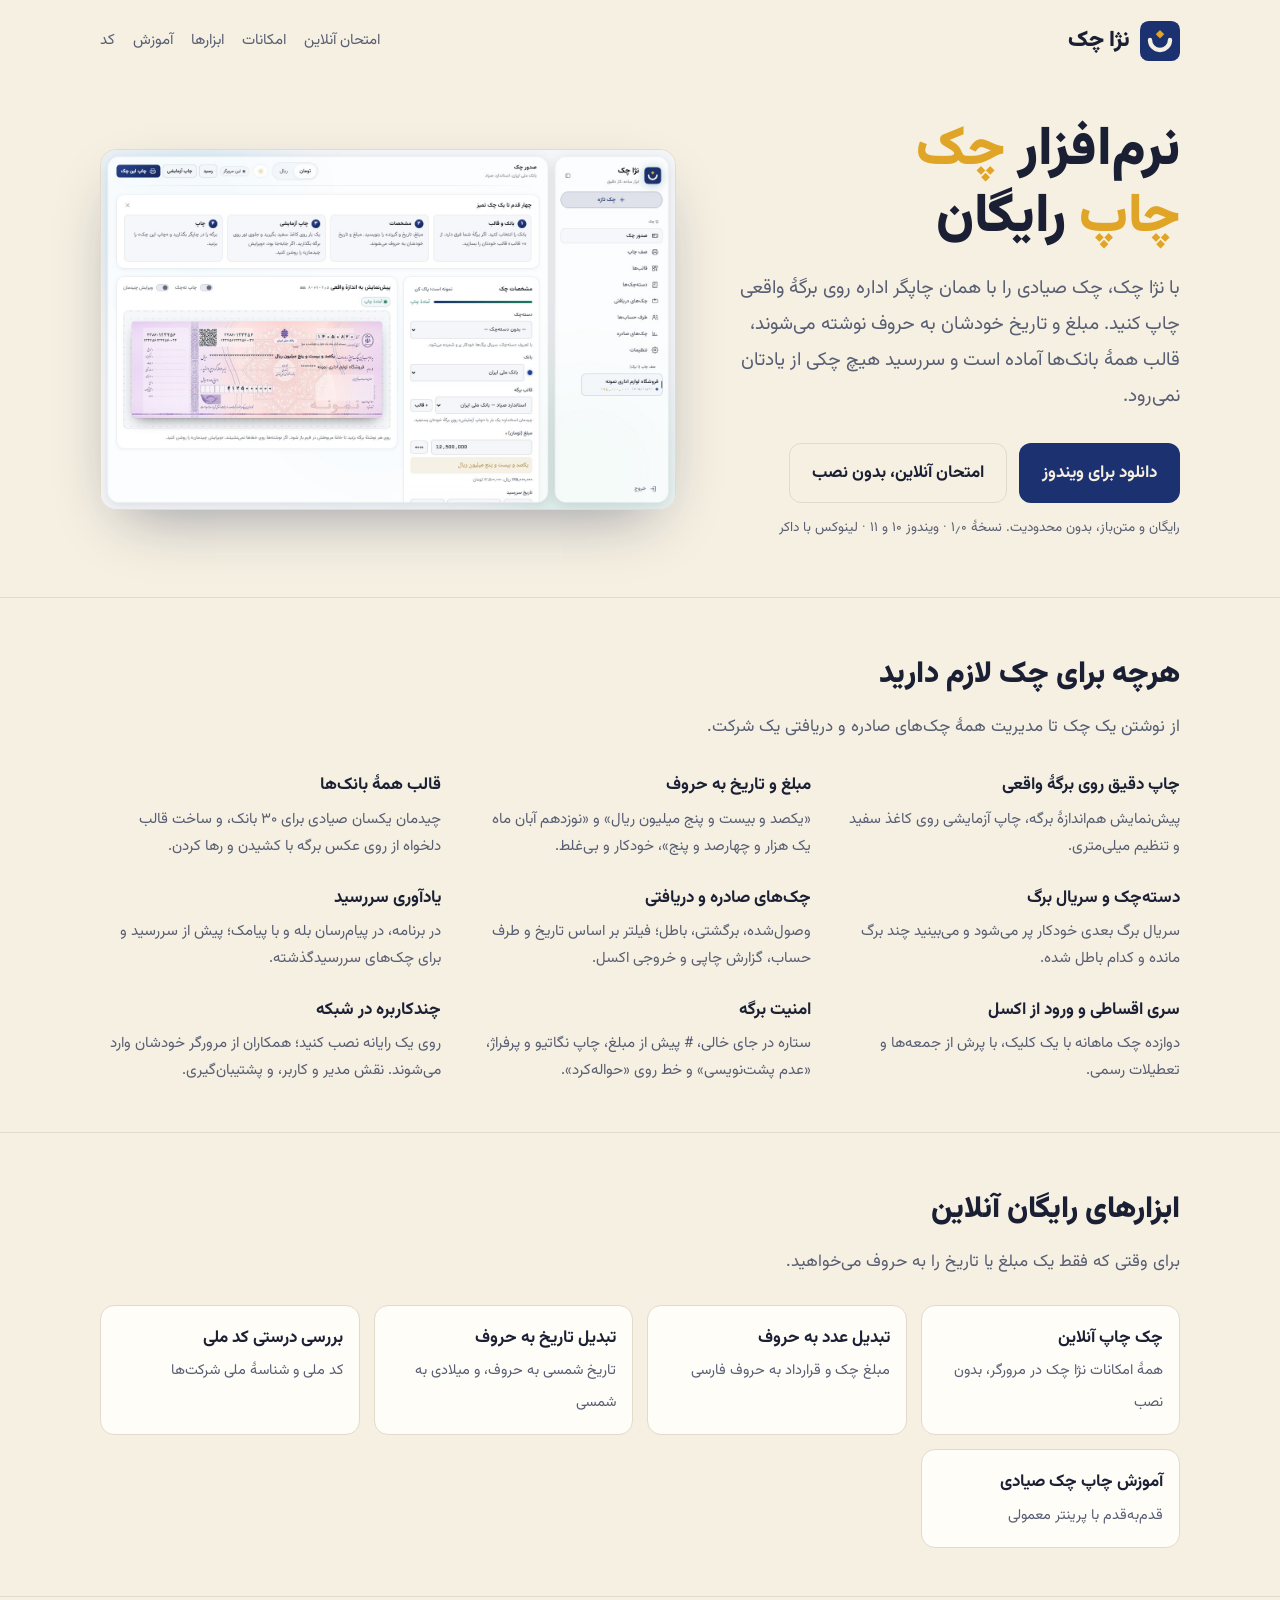
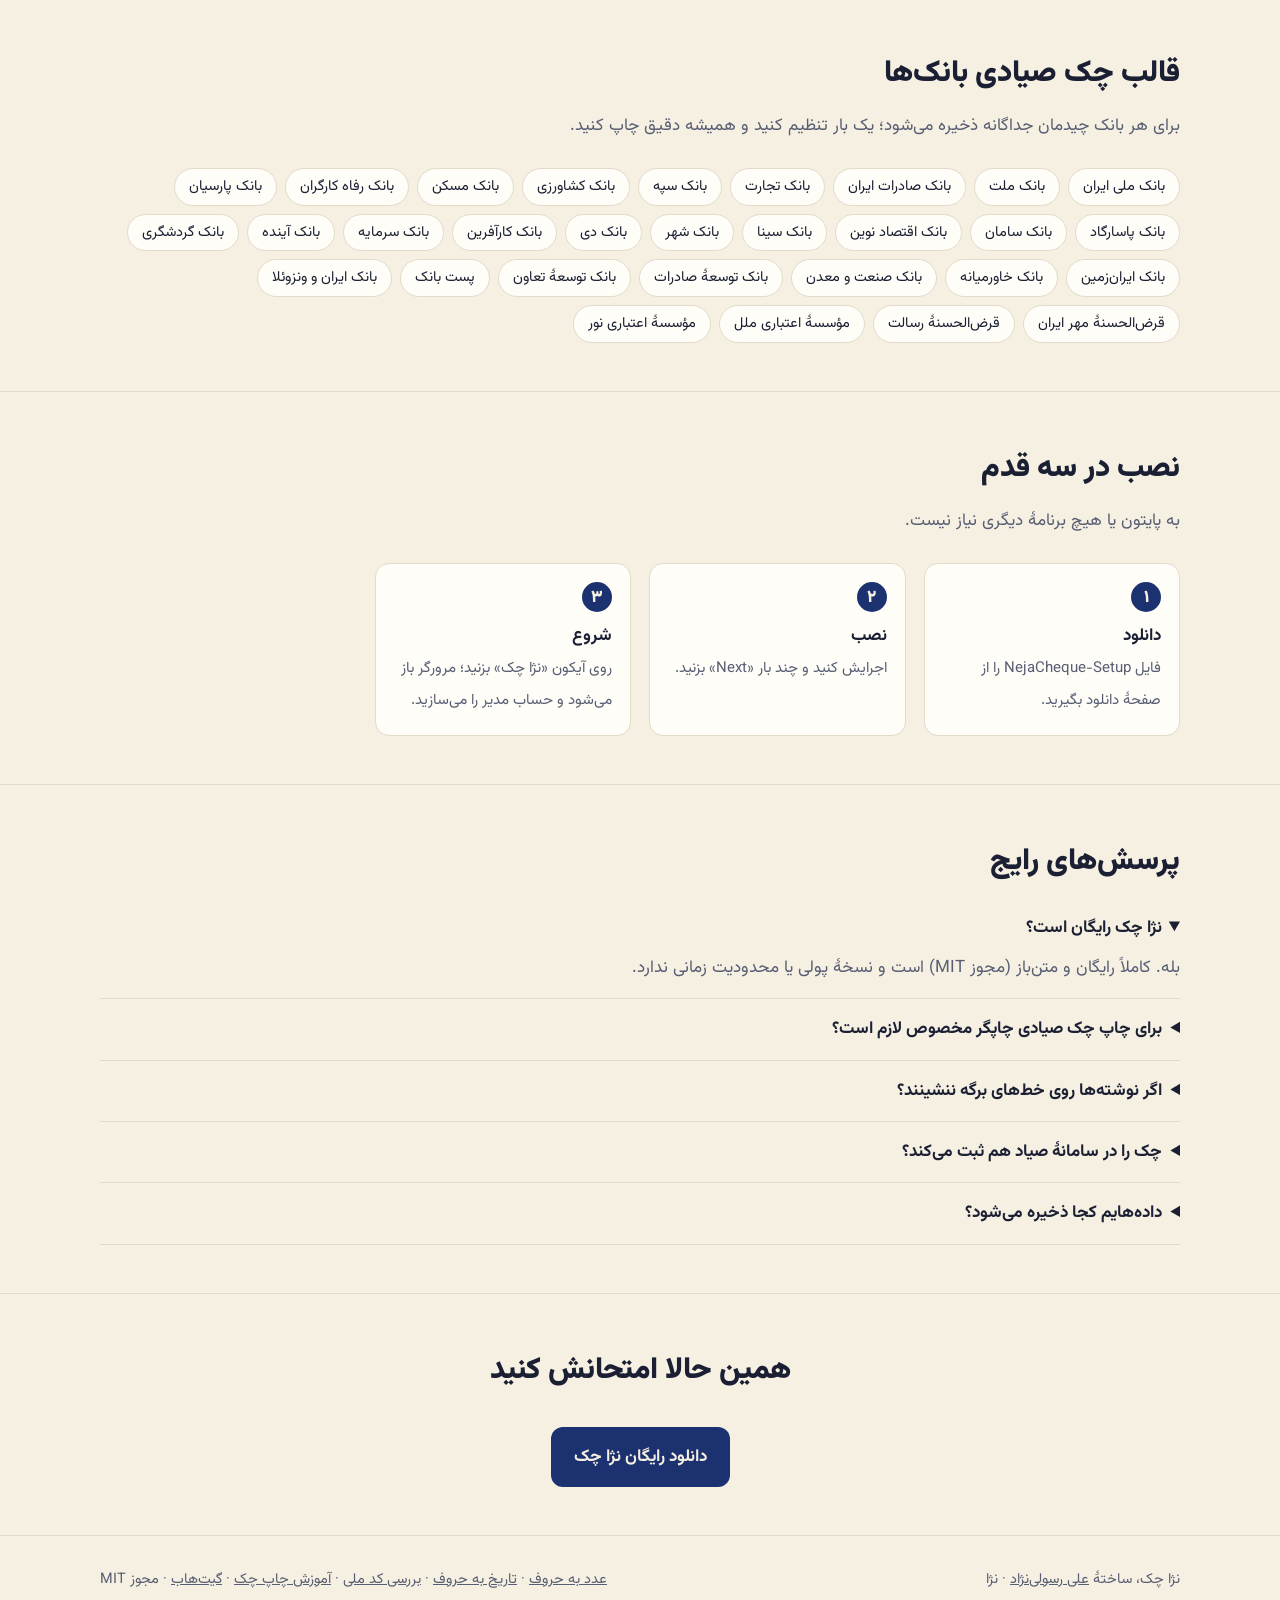
<file: docs/index.html>
<!doctype html>
<html lang="fa" dir="rtl">
<head>
<meta charset="utf-8">
<meta name="viewport" content="width=device-width, initial-scale=1">
<title>نژا چک | نرم‌افزار چک چاپ رایگان؛ چاپ چک صیادی همهٔ بانک‌ها</title>
<meta name="description" content="نژا چک، نرم‌افزار چک چاپ رایگان و متن‌باز: چاپ چک صیادی با هر چاپگری. قالب ۳۰ بانک، تبدیل خودکار مبلغ و تاریخ به حروف، دسته‌چک، چک‌های صادره و دریافتی، یادآوری سررسید و پیامک.">
<meta name="keywords" content="چک چاپ, نرم افزار چک چاپ, چک چاپ رایگان, نرم افزار چاپ چک, چاپ چک صیادی, نرم افزار چاپ چک رایگان, چاپ چک با پرینتر, تبدیل مبلغ به حروف, یادآوری سررسید چک, مدیریت چک, چک برگشتی, قالب چک بانک ملت, قالب چک بانک ملی">
<meta name="author" content="علی رسولی‌نژاد (نژا)">
<link rel="canonical" href="https://arasouli82-dev.github.io/NejaCheque/">
<link rel="icon" type="image/svg+xml" href="favicon.svg">
<meta name="theme-color" content="#1B3170">
<meta property="og:type" content="website">
<meta property="og:locale" content="fa_IR">
<meta property="og:site_name" content="نژا چک">
<meta property="og:title" content="نژا چک — نرم‌افزار چک چاپ رایگان">
<meta property="og:description" content="قالب همهٔ بانک‌ها، مبلغ و تاریخ به حروف، چاپ با هر چاپگری. رایگان و متن‌باز.">
<meta property="og:url" content="https://arasouli82-dev.github.io/NejaCheque/">
<meta property="og:image" content="https://arasouli82-dev.github.io/NejaCheque/og.jpg">
<meta property="og:image:width" content="1200">
<meta property="og:image:height" content="630">
<meta name="twitter:card" content="summary_large_image">
<meta name="twitter:image" content="https://arasouli82-dev.github.io/NejaCheque/og.jpg">
<link rel="preconnect" href="https://fonts.googleapis.com">
<link rel="preconnect" href="https://fonts.gstatic.com" crossorigin>
<link rel="stylesheet" href="https://fonts.googleapis.com/css2?family=Vazirmatn:wght@400;700;900&display=swap">
<script type="application/ld+json">
{
  "@context": "https://schema.org",
  "@type": "SoftwareApplication",
  "name": "نژا چک",
  "alternateName": ["Neja Cheque", "نژا چک چاپ"],
  "applicationCategory": "BusinessApplication",
  "operatingSystem": "Windows, Linux, macOS",
  "offers": {"@type": "Offer", "price": "0", "priceCurrency": "IRR"},
  "description": "نرم‌افزار چک چاپ رایگان و متن‌باز برای چاپ چک صیادی با هر چاپگری، با قالب ۳۰ بانک و تبدیل خودکار مبلغ و تاریخ به حروف.",
  "downloadUrl": "https://github.com/arasouli82-dev/NejaCheque/releases/latest",
  "softwareVersion": "1.0.0",
  "inLanguage": "fa",
  "license": "https://opensource.org/licenses/MIT",
  "screenshot": "https://arasouli82-dev.github.io/NejaCheque/screenshot.jpg",
  "author": {"@type": "Person", "name": "علی رسولی‌نژاد", "alternateName": "Ali Rasoulinejad",
             "sameAs": ["https://www.linkedin.com/in/ali-rasoulinejad-bb400b243", "https://github.com/arasouli82-dev"]}
}
</script>
<script type="application/ld+json">
{
  "@context": "https://schema.org",
  "@type": "FAQPage",
  "mainEntity": [
    {"@type": "Question", "name": "نژا چک رایگان است؟",
     "acceptedAnswer": {"@type": "Answer", "text": "بله. نژا چک کاملاً رایگان و متن‌باز (مجوز MIT) است و هیچ نسخهٔ پولی یا محدودیت زمانی ندارد."}},
    {"@type": "Question", "name": "برای چاپ چک صیادی چاپگر مخصوص لازم است؟",
     "acceptedAnswer": {"@type": "Answer", "text": "نه. با هر چاپگری، حتی لیزری A4، کار می‌کند. برگه را با تغذیهٔ دستی یا چسبانده روی کاغذ A4 چاپ می‌کنید."}},
    {"@type": "Question", "name": "قالب چک کدام بانک‌ها را دارد؟",
     "acceptedAnswer": {"@type": "Answer", "text": "قالب چک صیادی یکسان برای ۳۰ بانک و مؤسسه، از جمله ملی، ملت، صادرات، تجارت، سپه، پارسیان، پاسارگاد، سامان، رفاه، مسکن و کشاورزی. قالب دلخواه را هم از روی عکس برگه می‌سازید."}},
    {"@type": "Question", "name": "مبلغ و تاریخ چک خودکار به حروف نوشته می‌شود؟",
     "acceptedAnswer": {"@type": "Answer", "text": "بله. مبلغ به ریال و تاریخ شمسی خودکار به حروف فارسی تبدیل و روی برگه چاپ می‌شوند."}},
    {"@type": "Question", "name": "چند نفر در یک اداره می‌توانند با آن کار کنند؟",
     "acceptedAnswer": {"@type": "Answer", "text": "نژا چک چندکاربره است. روی یک رایانه نصب می‌شود و بقیه از مرورگر خودشان در شبکهٔ اداره وارد می‌شوند."}}
  ]
}
</script>
<link rel="stylesheet" href="assets/site.css">
</head>
<body>
<header class="wrap top">
  <a class="brand" href="./"><img src="favicon.svg" alt="">نژا چک</a>
  <nav><a href="demo/">امتحان آنلاین</a><a href="#features">امکانات</a><a href="#tools">ابزارها</a><a href="chap-check-sayadi/">آموزش</a><a href="https://github.com/arasouli82-dev/NejaCheque">کد</a></nav>
</header>

<main>
  <div class="wrap hero">
    <div>
      <h1>نرم‌افزار <em>چک چاپ</em> رایگان</h1>
      <p>با نژا چک، چک صیادی را با همان چاپگر اداره روی برگهٔ واقعی چاپ کنید. مبلغ و تاریخ خودشان به حروف نوشته می‌شوند، قالب همهٔ بانک‌ها آماده است و سررسید هیچ چکی از یادتان نمی‌رود.</p>
      <div class="cta">
        <a class="btn main" href="https://github.com/arasouli82-dev/NejaCheque/releases/latest">دانلود برای ویندوز</a>
        <a class="btn" href="demo/">امتحان آنلاین، بدون نصب</a>
      </div>
      <div class="note">رایگان و متن‌باز، بدون محدودیت. نسخهٔ ۱٫۰ · ویندوز ۱۰ و ۱۱ · لینوکس با داکر</div>
    </div>
    <img class="shot" src="screenshot.jpg" width="1440" height="900" alt="صفحهٔ صدور چک در نژا چک: پیش‌نمایش چک صیادی بانک ملی با مبلغ به حروف">
  </div>

  <section id="features">
    <div class="wrap">
      <h2>هرچه برای چک لازم دارید</h2>
      <p>از نوشتن یک چک تا مدیریت همهٔ چک‌های صادره و دریافتی یک شرکت.</p>
      <div class="features">
        <div><h3>چاپ دقیق روی برگهٔ واقعی</h3><p>پیش‌نمایش هم‌اندازهٔ برگه، چاپ آزمایشی روی کاغذ سفید و تنظیم میلی‌متری.</p></div>
        <div><h3>مبلغ و تاریخ به حروف</h3><p>«یکصد و بیست و پنج میلیون ریال» و «نوزدهم آبان ماه یک هزار و چهارصد و پنج»، خودکار و بی‌غلط.</p></div>
        <div><h3>قالب همهٔ بانک‌ها</h3><p>چیدمان یکسان صیادی برای ۳۰ بانک، و ساخت قالب دلخواه از روی عکس برگه با کشیدن و رها کردن.</p></div>
        <div><h3>دسته‌چک و سریال برگ</h3><p>سریال برگ بعدی خودکار پر می‌شود و می‌بینید چند برگ مانده و کدام باطل شده.</p></div>
        <div><h3>چک‌های صادره و دریافتی</h3><p>وصول‌شده، برگشتی، باطل؛ فیلتر بر اساس تاریخ و طرف حساب، گزارش چاپی و خروجی اکسل.</p></div>
        <div><h3>یادآوری سررسید</h3><p>در برنامه، در پیام‌رسان بله و با پیامک؛ پیش از سررسید و برای چک‌های سررسیدگذشته.</p></div>
        <div><h3>سری اقساطی و ورود از اکسل</h3><p>دوازده چک ماهانه با یک کلیک، با پرش از جمعه‌ها و تعطیلات رسمی.</p></div>
        <div><h3>امنیت برگه</h3><p>ستاره در جای خالی، # پیش از مبلغ، چاپ نگاتیو و پرفراژ، «عدم پشت‌نویسی» و خط روی «حواله‌کرد».</p></div>
        <div><h3>چندکاربره در شبکه</h3><p>روی یک رایانه نصب کنید؛ همکاران از مرورگر خودشان وارد می‌شوند. نقش مدیر و کاربر، و پشتیبان‌گیری.</p></div>
      </div>
    </div>
  </section>

  <section id="tools">
    <div class="wrap">
      <h2>ابزارهای رایگان آنلاین</h2>
      <p>برای وقتی که فقط یک مبلغ یا تاریخ را به حروف می‌خواهید.</p>
      <div class="toolgrid">
        <a class="toolcard" href="demo/"><b>چک چاپ آنلاین</b><span>همهٔ امکانات نژا چک در مرورگر، بدون نصب</span></a>
        <a class="toolcard" href="adad-be-horouf/"><b>تبدیل عدد به حروف</b><span>مبلغ چک و قرارداد به حروف فارسی</span></a>
        <a class="toolcard" href="tarikh-be-horouf/"><b>تبدیل تاریخ به حروف</b><span>تاریخ شمسی به حروف، و میلادی به شمسی</span></a>
        <a class="toolcard" href="kod-melli/"><b>بررسی درستی کد ملی</b><span>کد ملی و شناسهٔ ملی شرکت‌ها</span></a>
        <a class="toolcard" href="chap-check-sayadi/"><b>آموزش چاپ چک صیادی</b><span>قدم‌به‌قدم با پرینتر معمولی</span></a>
      </div>
    </div>
  </section>

  <section id="banks">
    <div class="wrap">
      <h2>قالب چک صیادی بانک‌ها</h2>
      <p>برای هر بانک چیدمان جداگانه ذخیره می‌شود؛ یک بار تنظیم کنید و همیشه دقیق چاپ کنید.</p>
      <div class="banks">
        <span>بانک ملی ایران</span><span>بانک ملت</span><span>بانک صادرات ایران</span><span>بانک تجارت</span><span>بانک سپه</span><span>بانک کشاورزی</span><span>بانک مسکن</span><span>بانک رفاه کارگران</span><span>بانک پارسیان</span><span>بانک پاسارگاد</span><span>بانک سامان</span><span>بانک اقتصاد نوین</span><span>بانک سینا</span><span>بانک شهر</span><span>بانک دی</span><span>بانک کارآفرین</span><span>بانک سرمایه</span><span>بانک آینده</span><span>بانک گردشگری</span><span>بانک ایران‌زمین</span><span>بانک خاورمیانه</span><span>بانک صنعت و معدن</span><span>بانک توسعهٔ صادرات</span><span>بانک توسعهٔ تعاون</span><span>پست بانک</span><span>بانک ایران و ونزوئلا</span><span>قرض‌الحسنهٔ مهر ایران</span><span>قرض‌الحسنهٔ رسالت</span><span>مؤسسهٔ اعتباری ملل</span><span>مؤسسهٔ اعتباری نور</span>
      </div>
    </div>
  </section>

  <section id="install">
    <div class="wrap">
      <h2>نصب در سه قدم</h2>
      <p>به پایتون یا هیچ برنامهٔ دیگری نیاز نیست.</p>
      <ol class="steps">
        <li><b>دانلود</b><span>فایل NejaCheque-Setup را از صفحهٔ دانلود بگیرید.</span></li>
        <li><b>نصب</b><span>اجرایش کنید و چند بار «Next» بزنید.</span></li>
        <li><b>شروع</b><span>روی آیکون «نژا چک» بزنید؛ مرورگر باز می‌شود و حساب مدیر را می‌سازید.</span></li>
      </ol>
    </div>
  </section>

  <section id="faq">
    <div class="wrap">
      <h2>پرسش‌های رایج</h2>
      <details open><summary>نژا چک رایگان است؟</summary><p>بله. کاملاً رایگان و متن‌باز (مجوز MIT) است و نسخهٔ پولی یا محدودیت زمانی ندارد.</p></details>
      <details><summary>برای چاپ چک صیادی چاپگر مخصوص لازم است؟</summary><p>نه. با هر چاپگری، حتی لیزری A4، کار می‌کند. برگه را با تغذیهٔ دستی یا چسبانده روی کاغذ A4 چاپ می‌کنید.</p></details>
      <details><summary>اگر نوشته‌ها روی خط‌های برگه ننشینند؟</summary><p>یک «چاپ آزمایشی» روی کاغذ سفید بگیرید و جلوی نور روی برگه بگذارید. با «ویرایش چیدمان» نوشته را بکشید یا جابه‌جایی کلی چاپگر را تنظیم کنید؛ برای هر بانک ذخیره می‌شود.</p></details>
      <details><summary>چک را در سامانهٔ صیاد هم ثبت می‌کند؟</summary><p>نه. ثبت در صیاد از راه اپ یا اینترنت‌بانک بانک شماست؛ نژا چک چاپ و پیگیری را انجام می‌دهد.</p></details>
      <details><summary>داده‌هایم کجا ذخیره می‌شود؟</summary><p>فقط روی رایانهٔ خود شما، در پوشهٔ <code>C:\ProgramData\NejaCheque</code>. هیچ اطلاعاتی به اینترنت فرستاده نمی‌شود.</p></details>
    </div>
  </section>

  <section>
    <div class="wrap" style="text-align:center">
      <h2>همین حالا امتحانش کنید</h2>
      <div class="cta" style="justify-content:center">
        <a class="btn main" href="https://github.com/arasouli82-dev/NejaCheque/releases/latest">دانلود رایگان نژا چک</a>
      </div>
    </div>
  </section>
</main>

<footer>
  <div class="wrap">
    <span>نژا چک، ساختهٔ <a href="https://www.linkedin.com/in/ali-rasoulinejad-bb400b243">علی رسولی‌نژاد</a> · نژا</span>
    <span><a href="adad-be-horouf/">عدد به حروف</a> · <a href="tarikh-be-horouf/">تاریخ به حروف</a> · <a href="kod-melli/">بررسی کد ملی</a> · <a href="chap-check-sayadi/">آموزش چاپ چک</a> · <a href="https://github.com/arasouli82-dev/NejaCheque">گیت‌هاب</a> · مجوز MIT</span>
  </div>
</footer>
</body>
</html>
</file>
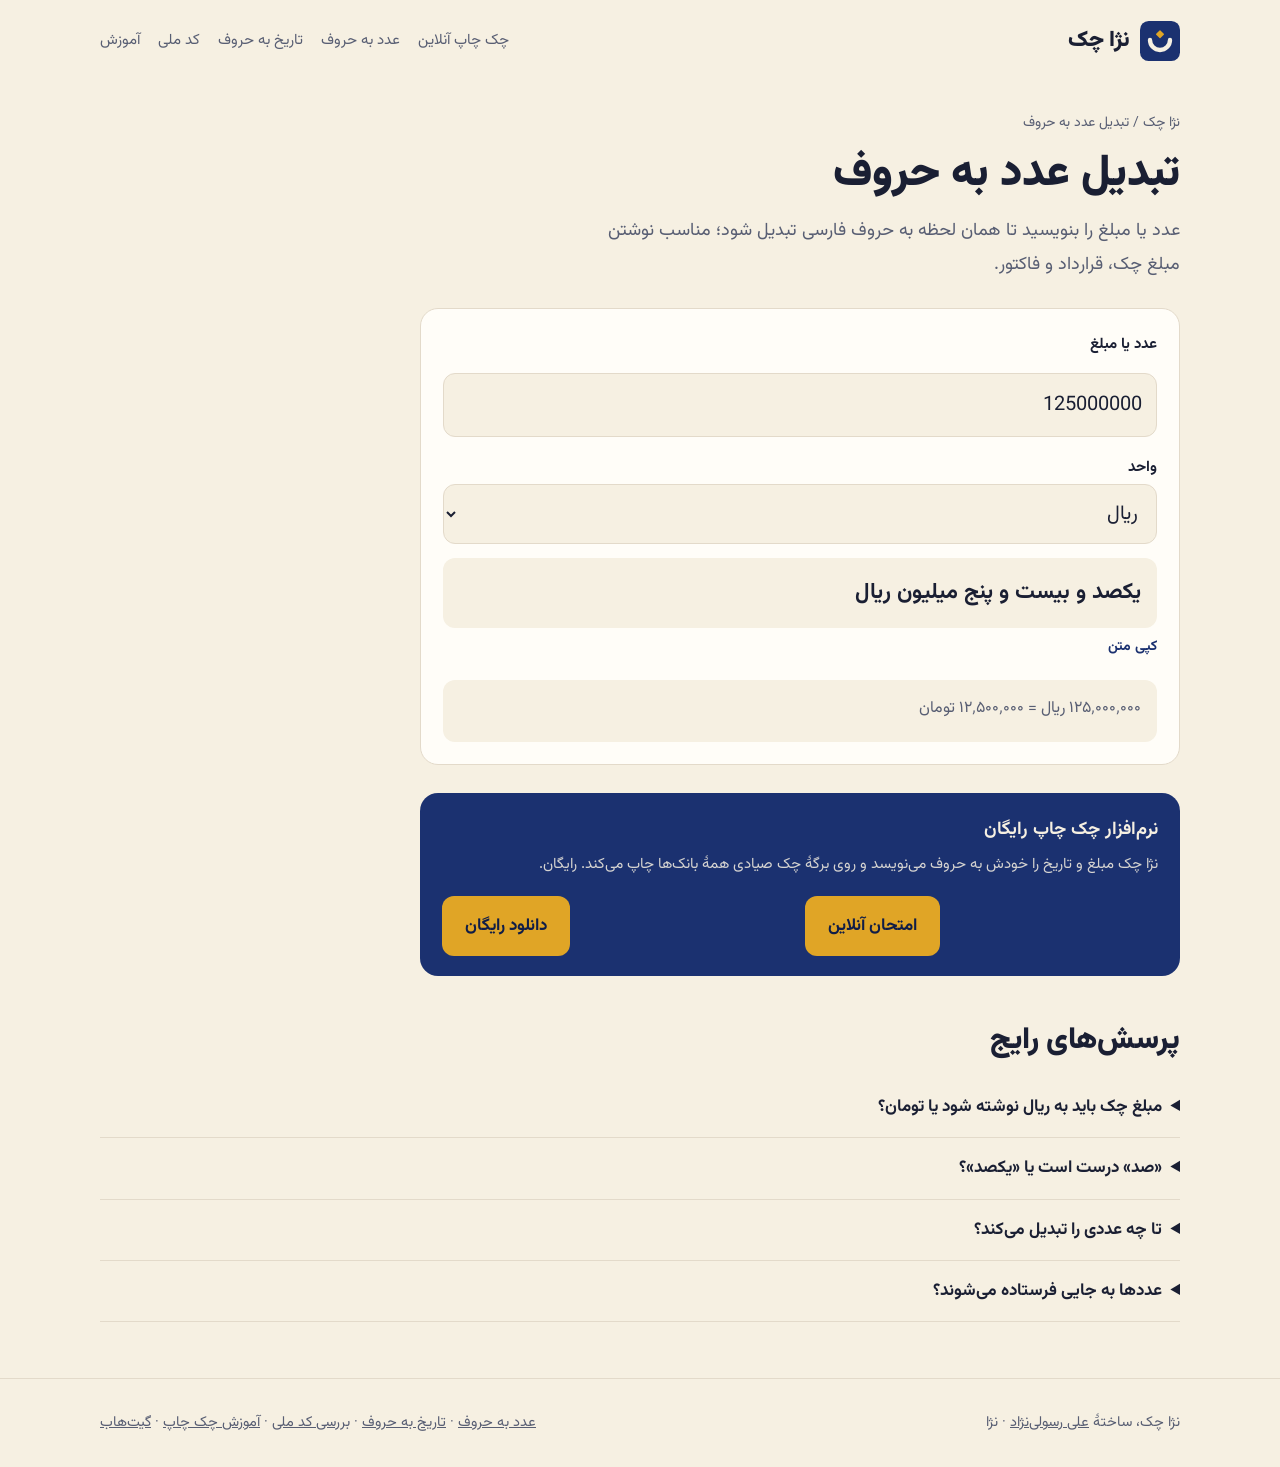
<file: docs/adad-be-horouf/index.html>
<!doctype html>
<html lang="fa" dir="rtl">
<head>
<meta charset="utf-8">
<meta name="viewport" content="width=device-width, initial-scale=1">
<title>تبدیل عدد به حروف فارسی | مبلغ به حروف برای چک (آنلاین)</title>
<meta name="description" content="تبدیل آنلاین و رایگان عدد و مبلغ به حروف فارسی؛ برای چک، قرارداد و فاکتور. ریال و تومان، با ارقام فارسی یا انگلیسی، بدون نصب.">
<link rel="canonical" href="https://arasouli82-dev.github.io/NejaCheque/adad-be-horouf/">
<link rel="icon" type="image/svg+xml" href="../favicon.svg">
<meta name="theme-color" content="#1B3170">
<meta property="og:type" content="website">
<meta property="og:locale" content="fa_IR">
<meta property="og:site_name" content="نژا چک">
<meta property="og:title" content="تبدیل عدد به حروف فارسی | مبلغ به حروف برای چک (آنلاین)">
<meta property="og:description" content="تبدیل آنلاین و رایگان عدد و مبلغ به حروف فارسی؛ برای چک، قرارداد و فاکتور. ریال و تومان، با ارقام فارسی یا انگلیسی، بدون نصب.">
<meta property="og:url" content="https://arasouli82-dev.github.io/NejaCheque/adad-be-horouf/">
<meta property="og:image" content="https://arasouli82-dev.github.io/NejaCheque/og.jpg">
<meta name="twitter:card" content="summary_large_image">
<link rel="preconnect" href="https://fonts.googleapis.com">
<link rel="preconnect" href="https://fonts.gstatic.com" crossorigin>
<link rel="stylesheet" href="https://fonts.googleapis.com/css2?family=Vazirmatn:wght@400;700;900&display=swap">
<link rel="stylesheet" href="../assets/site.css">
<script type="application/ld+json">{"@context": "https://schema.org", "@type": "BreadcrumbList", "itemListElement": [{"@type": "ListItem", "position": 1, "name": "نژا چک", "item": "https://arasouli82-dev.github.io/NejaCheque/"}, {"@type": "ListItem", "position": 2, "name": "تبدیل عدد به حروف", "item": "https://arasouli82-dev.github.io/NejaCheque/adad-be-horouf/"}]}</script>
<script type="application/ld+json">{"@context": "https://schema.org", "@type": "FAQPage", "mainEntity": [{"@type": "Question", "name": "مبلغ چک باید به ریال نوشته شود یا تومان؟", "acceptedAnswer": {"@type": "Answer", "text": "مبلغ چک صیادی به ریال نوشته می‌شود. اگر مبلغ را به تومان دارید، گزینهٔ «مبلغ تومان است؛ به ریال بنویس» را انتخاب کنید."}}, {"@type": "Question", "name": "«صد» درست است یا «یکصد»؟", "acceptedAnswer": {"@type": "Answer", "text": "هر دو درست است، اما در چک و اسناد مالی «یکصد» رایج‌تر است تا جایی برای دست‌کاری نماند؛ این ابزار «یکصد» می‌نویسد."}}, {"@type": "Question", "name": "تا چه عددی را تبدیل می‌کند؟", "acceptedAnswer": {"@type": "Answer", "text": "تا ۱۸ رقم، یعنی تا میلیون میلیارد."}}, {"@type": "Question", "name": "عددها به جایی فرستاده می‌شوند؟", "acceptedAnswer": {"@type": "Answer", "text": "نه. همهٔ تبدیل در مرورگر خود شما انجام می‌شود و چیزی به اینترنت فرستاده نمی‌شود."}}]}</script>
<script type="application/ld+json">{"@context": "https://schema.org", "@type": "WebApplication", "name": "تبدیل عدد به حروف فارسی", "url": "https://arasouli82-dev.github.io/NejaCheque/adad-be-horouf/", "applicationCategory": "UtilitiesApplication", "operatingSystem": "All", "inLanguage": "fa", "offers": {"@type": "Offer", "price": "0", "priceCurrency": "IRR"}, "description": "تبدیل آنلاین و رایگان عدد و مبلغ به حروف فارسی؛ برای چک، قرارداد و فاکتور. ریال و تومان، با ارقام فارسی یا انگلیسی، بدون نصب.", "author": {"@type": "Person", "name": "علی رسولی‌نژاد", "alternateName": "Ali Rasoulinejad", "sameAs": ["https://www.linkedin.com/in/ali-rasoulinejad-bb400b243", "https://github.com/arasouli82-dev"]}}</script>
</head>
<body>
<header class="wrap top">
  <a class="brand" href="../"><img src="../favicon.svg" alt="">نژا چک</a>
  <nav><a href="../demo/">چک چاپ آنلاین</a><a href="../adad-be-horouf/">عدد به حروف</a><a href="../tarikh-be-horouf/">تاریخ به حروف</a><a href="../kod-melli/">کد ملی</a><a href="../chap-check-sayadi/">آموزش</a></nav>
</header>
<main class="wrap page">
  <div class="crumbs"><a href="../">نژا چک</a> / تبدیل عدد به حروف</div>
  <h1>تبدیل عدد به حروف</h1>
  <p class="lead">عدد یا مبلغ را بنویسید تا همان لحظه به حروف فارسی تبدیل شود؛ مناسب نوشتن مبلغ چک، قرارداد و فاکتور.</p>
  <div class="tool">
    <label for="n">عدد یا مبلغ</label>
    <input id="n" inputmode="numeric" autocomplete="off" placeholder="مثلاً ۱۲۵۰۰۰۰۰۰" value="125000000">
    <div class="row">
      <div><label for="u">واحد</label><select id="u"><option value="">بدون واحد</option><option value="rial" selected>ریال</option><option value="toman">تومان</option><option value="t2r">مبلغ تومان است؛ به ریال بنویس</option></select></div>
    </div>
    <div><div class="out" id="w" aria-live="polite"></div><button class="copy" id="cw" type="button">کپی متن</button></div>
    <div class="out small" id="x"></div>
  </div>
  <div class="promo">
    <div><b>نرم‌افزار چک چاپ رایگان</b><p>نژا چک مبلغ و تاریخ را خودش به حروف می‌نویسد و روی برگهٔ چک صیادی همهٔ بانک‌ها چاپ می‌کند. رایگان.</p></div>
    <a class="btn" href="../demo/">امتحان آنلاین</a>
    <a class="btn" href="https://github.com/arasouli82-dev/NejaCheque/releases/latest">دانلود رایگان</a>
  </div>
  <section style="border:0;padding-block:36px 0"><h2>پرسش‌های رایج</h2><details><summary>مبلغ چک باید به ریال نوشته شود یا تومان؟</summary><p>مبلغ چک صیادی به ریال نوشته می‌شود. اگر مبلغ را به تومان دارید، گزینهٔ «مبلغ تومان است؛ به ریال بنویس» را انتخاب کنید.</p></details><details><summary>«صد» درست است یا «یکصد»؟</summary><p>هر دو درست است، اما در چک و اسناد مالی «یکصد» رایج‌تر است تا جایی برای دست‌کاری نماند؛ این ابزار «یکصد» می‌نویسد.</p></details><details><summary>تا چه عددی را تبدیل می‌کند؟</summary><p>تا ۱۸ رقم، یعنی تا میلیون میلیارد.</p></details><details><summary>عددها به جایی فرستاده می‌شوند؟</summary><p>نه. همهٔ تبدیل در مرورگر خود شما انجام می‌شود و چیزی به اینترنت فرستاده نمی‌شود.</p></details></section>
</main>
<footer>
  <div class="wrap">
    <span>نژا چک، ساختهٔ <a href="https://www.linkedin.com/in/ali-rasoulinejad-bb400b243">علی رسولی‌نژاد</a> · نژا</span>
    <span><a href="../adad-be-horouf/">عدد به حروف</a> · <a href="../tarikh-be-horouf/">تاریخ به حروف</a> · <a href="../kod-melli/">بررسی کد ملی</a> · <a href="../chap-check-sayadi/">آموزش چک چاپ</a> · <a href="https://github.com/arasouli82-dev/NejaCheque">گیت‌هاب</a></span>
  </div>
</footer>
<script src="../assets/core.js"></script>
<script>
const $ = s => document.querySelector(s);
function copyBtn(btn, get) {
  btn.addEventListener("click", () => {
    const t = get(); if (!t) return;
    const done = () => { const old = btn.textContent; btn.textContent = "کپی شد"; setTimeout(() => btn.textContent = old, 1200); };
    (navigator.clipboard ? navigator.clipboard.writeText(t) : Promise.reject()).then(done, () => {
      const r = document.createRange(); r.selectNodeContents(btn.previousElementSibling); getSelection().removeAllRanges(); getSelection().addRange(r); });
  });
}

const n = $("#n"), u = $("#u");
function run() {
  let v = digitsOnly(n.value).replace(/^0+/, "");
  if (v.length > 18) v = v.slice(0, 18);
  if (!v) { $("#w").textContent = n.value.trim() ? "فقط رقم بنویسید" : ""; $("#x").textContent = ""; return; }
  let unit = u.value, words;
  if (unit === "t2r") { v = v + "0"; unit = "rial"; }
  words = toWords(v) + (unit === "rial" ? " ریال" : unit === "toman" ? " تومان" : "");
  $("#w").textContent = words;
  const fa = toFa(group(v, "٬"));
  $("#x").textContent = unit === "rial" ? `${fa} ریال = ${toFa(group(v.length > 1 ? v.slice(0, -1) : "0", "٬"))} تومان` : unit === "toman" ? `${fa} تومان = ${toFa(group(v + "0", "٬"))} ریال` : fa;
}
n.addEventListener("input", run); u.addEventListener("change", run); run();
copyBtn($("#cw"), () => $("#w").textContent);
</script>
</body>
</html>
</file>
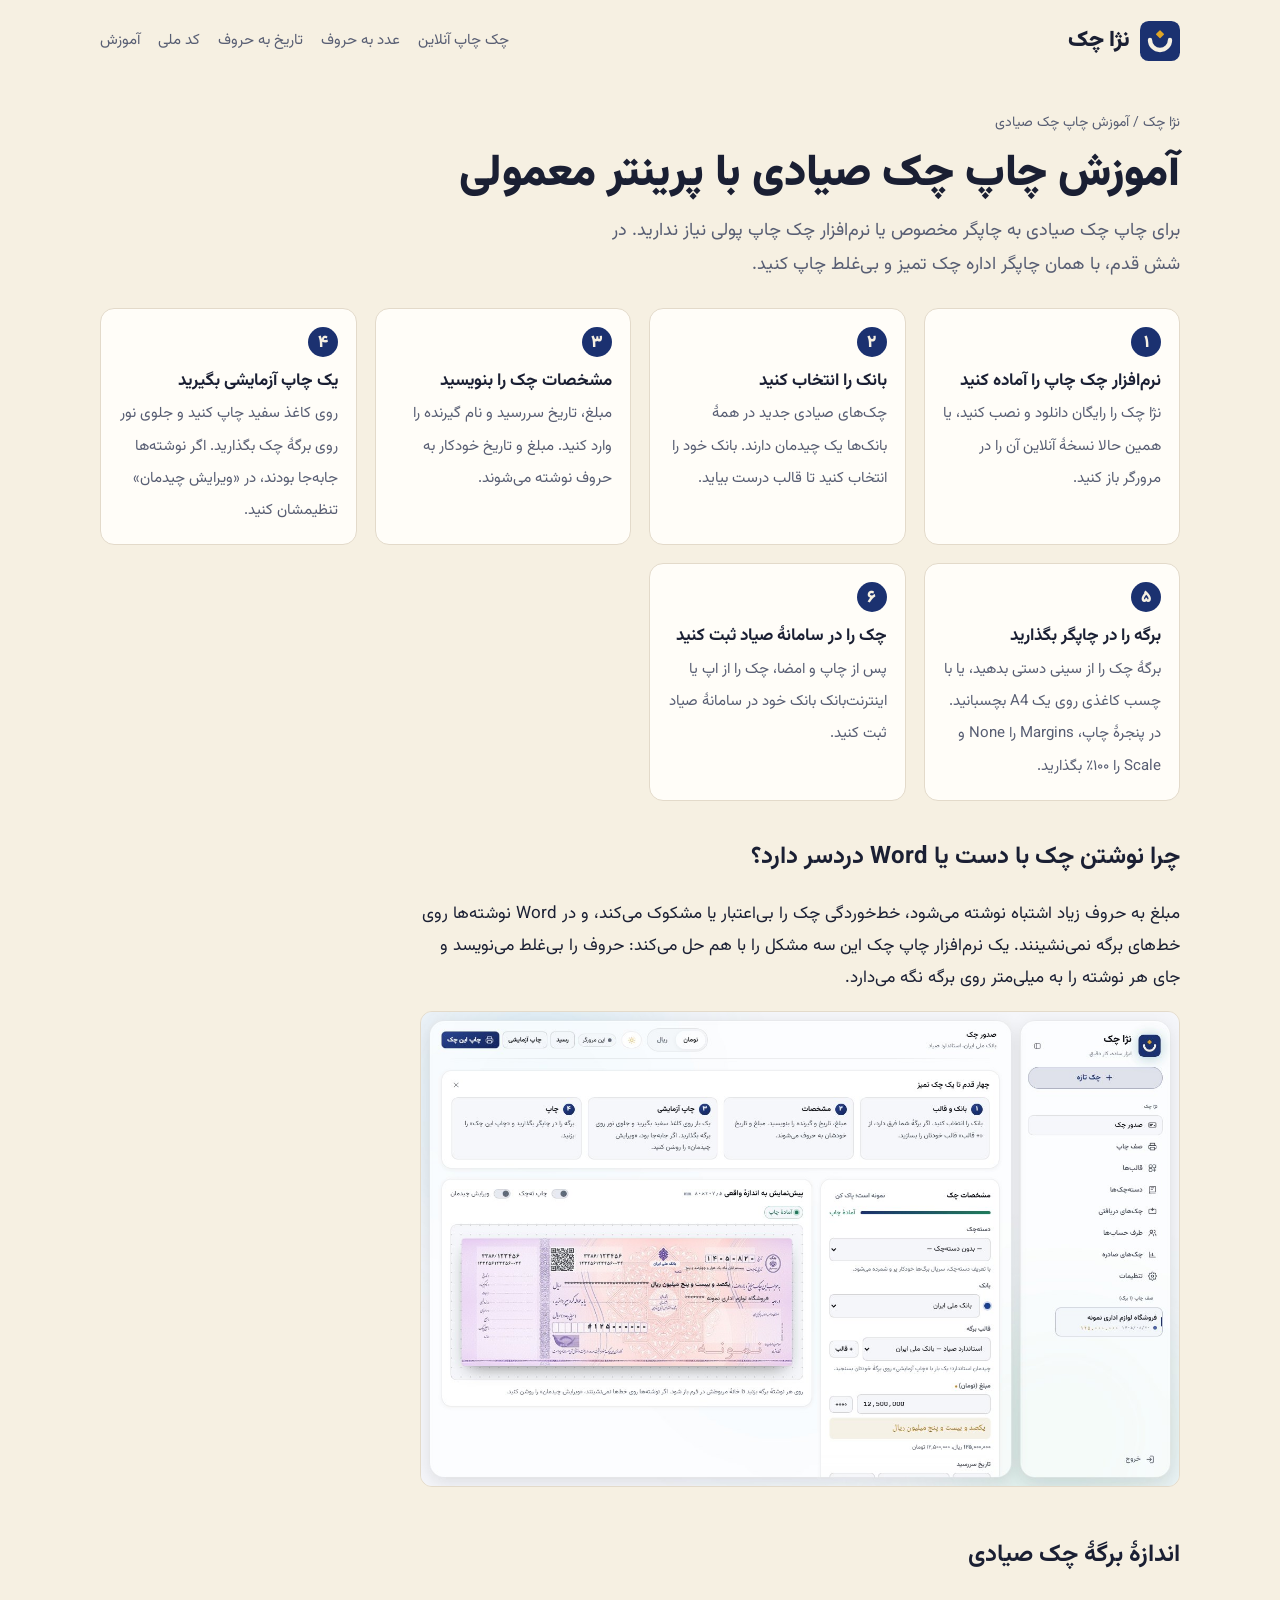
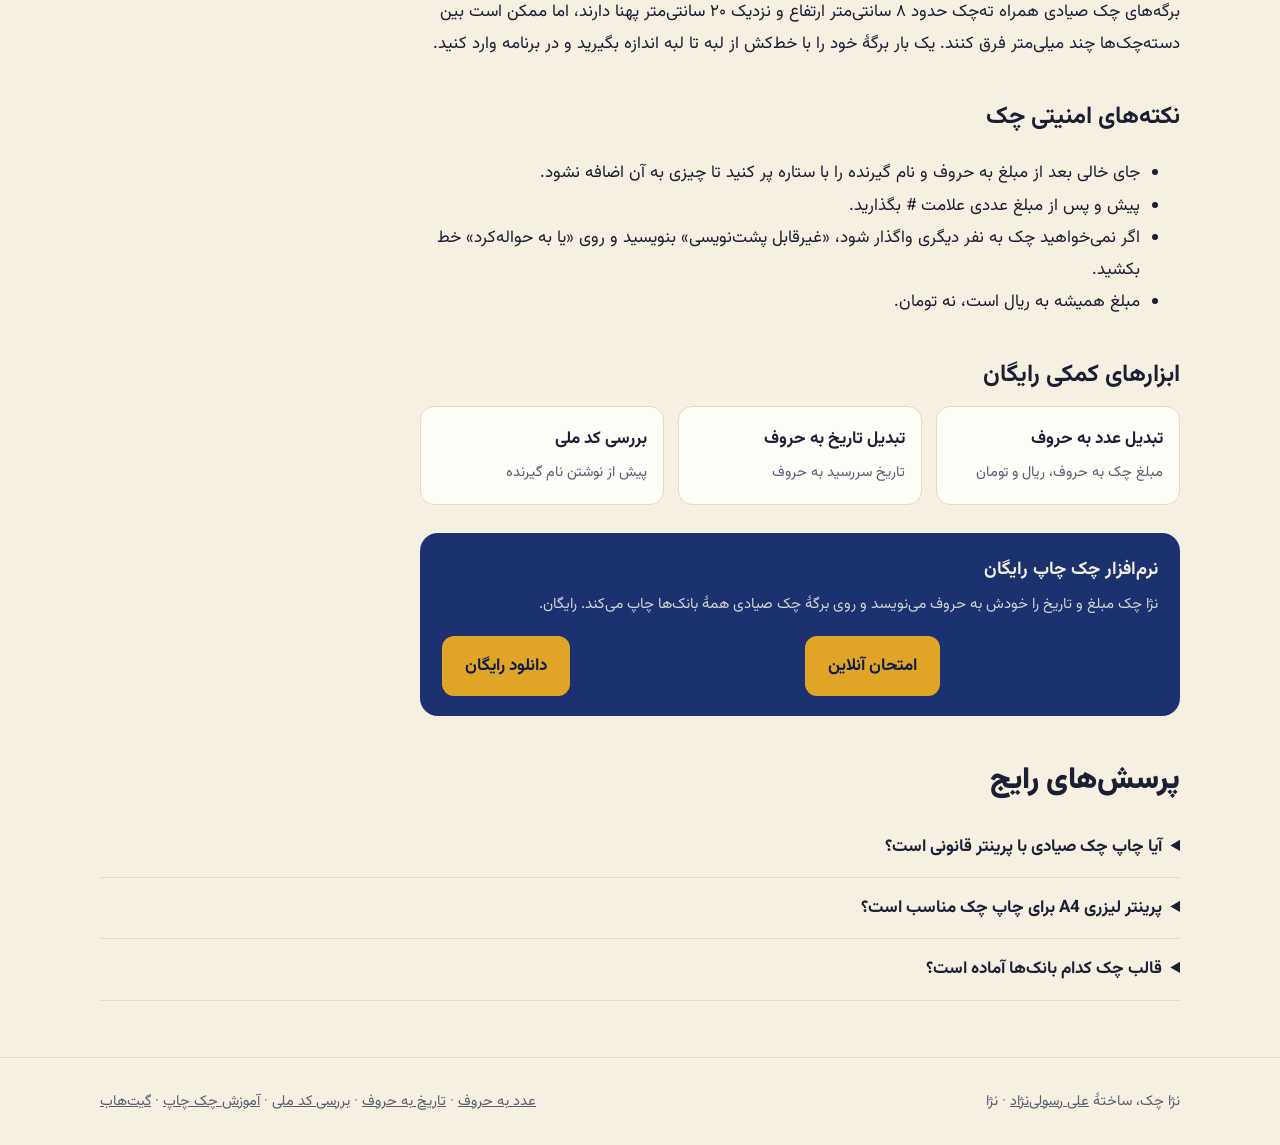
<file: docs/chap-check-sayadi/index.html>
<!doctype html>
<html lang="fa" dir="rtl">
<head>
<meta charset="utf-8">
<meta name="viewport" content="width=device-width, initial-scale=1">
<title>آموزش چک چاپ: چاپ چک صیادی با پرینتر معمولی (رایگان، قدم‌به‌قدم)</title>
<meta name="description" content="آموزش قدم‌به‌قدم چاپ چک صیادی با پرینتر معمولی یا لیزری A4: ابزار رایگان، تنظیم برگه، چاپ آزمایشی، نکته‌های امنیتی و ثبت در سامانهٔ صیاد.">
<link rel="canonical" href="https://arasouli82-dev.github.io/NejaCheque/chap-check-sayadi/">
<link rel="icon" type="image/svg+xml" href="../favicon.svg">
<meta name="theme-color" content="#1B3170">
<meta property="og:type" content="website">
<meta property="og:locale" content="fa_IR">
<meta property="og:site_name" content="نژا چک">
<meta property="og:title" content="آموزش چک چاپ: چاپ چک صیادی با پرینتر معمولی (رایگان، قدم‌به‌قدم)">
<meta property="og:description" content="آموزش قدم‌به‌قدم چاپ چک صیادی با پرینتر معمولی یا لیزری A4: ابزار رایگان، تنظیم برگه، چاپ آزمایشی، نکته‌های امنیتی و ثبت در سامانهٔ صیاد.">
<meta property="og:url" content="https://arasouli82-dev.github.io/NejaCheque/chap-check-sayadi/">
<meta property="og:image" content="https://arasouli82-dev.github.io/NejaCheque/og.jpg">
<meta name="twitter:card" content="summary_large_image">
<link rel="preconnect" href="https://fonts.googleapis.com">
<link rel="preconnect" href="https://fonts.gstatic.com" crossorigin>
<link rel="stylesheet" href="https://fonts.googleapis.com/css2?family=Vazirmatn:wght@400;700;900&display=swap">
<link rel="stylesheet" href="../assets/site.css">
<script type="application/ld+json">{"@context": "https://schema.org", "@type": "BreadcrumbList", "itemListElement": [{"@type": "ListItem", "position": 1, "name": "نژا چک", "item": "https://arasouli82-dev.github.io/NejaCheque/"}, {"@type": "ListItem", "position": 2, "name": "آموزش چاپ چک صیادی", "item": "https://arasouli82-dev.github.io/NejaCheque/chap-check-sayadi/"}]}</script>
<script type="application/ld+json">{"@context": "https://schema.org", "@type": "FAQPage", "mainEntity": [{"@type": "Question", "name": "آیا چاپ چک صیادی با پرینتر قانونی است؟", "acceptedAnswer": {"@type": "Answer", "text": "بله. نوشتن مشخصات چک با چاپگر مجاز است؛ امضا را با دست می‌زنید و چک را در سامانهٔ صیاد ثبت می‌کنید."}}, {"@type": "Question", "name": "پرینتر لیزری A4 برای چاپ چک مناسب است؟", "acceptedAnswer": {"@type": "Answer", "text": "بله. برگه را از سینی دستی بدهید یا روی یک A4 بچسبانید. با یک چاپ آزمایشی جای دقیق نوشته‌ها را تنظیم کنید."}}, {"@type": "Question", "name": "قالب چک کدام بانک‌ها آماده است؟", "acceptedAnswer": {"@type": "Answer", "text": "قالب چک صیادی یکسان برای ۳۰ بانک و مؤسسه، از جمله ملی، ملت، صادرات، تجارت، سپه، پارسیان، پاسارگاد و سامان."}}]}</script>
<script type="application/ld+json">{"@context": "https://schema.org", "@type": "HowTo", "name": "چاپ چک صیادی با پرینتر معمولی", "description": "آموزش قدم‌به‌قدم چاپ چک صیادی با پرینتر معمولی یا لیزری A4: ابزار رایگان، تنظیم برگه، چاپ آزمایشی، نکته‌های امنیتی و ثبت در سامانهٔ صیاد.", "image": "https://arasouli82-dev.github.io/NejaCheque/screenshot.jpg", "totalTime": "PT5M", "tool": [{"@type": "HowToTool", "name": "چاپگر معمولی یا لیزری A4"}, {"@type": "HowToTool", "name": "نرم‌افزار رایگان نژا چک"}], "step": [{"@type": "HowToStep", "position": 1, "name": "نرم‌افزار چک چاپ را آماده کنید", "text": "نژا چک را رایگان دانلود و نصب کنید، یا همین حالا نسخهٔ آنلاین آن را در مرورگر باز کنید."}, {"@type": "HowToStep", "position": 2, "name": "بانک را انتخاب کنید", "text": "چک‌های صیادی جدید در همهٔ بانک‌ها یک چیدمان دارند. بانک خود را انتخاب کنید تا قالب درست بیاید."}, {"@type": "HowToStep", "position": 3, "name": "مشخصات چک را بنویسید", "text": "مبلغ، تاریخ سررسید و نام گیرنده را وارد کنید. مبلغ و تاریخ خودکار به حروف نوشته می‌شوند."}, {"@type": "HowToStep", "position": 4, "name": "یک چاپ آزمایشی بگیرید", "text": "روی کاغذ سفید چاپ کنید و جلوی نور روی برگهٔ چک بگذارید. اگر نوشته‌ها جابه‌جا بودند، در «ویرایش چیدمان» تنظیمشان کنید."}, {"@type": "HowToStep", "position": 5, "name": "برگه را در چاپگر بگذارید", "text": "برگهٔ چک را از سینی دستی بدهید، یا با چسب کاغذی روی یک A4 بچسبانید. در پنجرهٔ چاپ، Margins را None و Scale را ۱۰۰٪ بگذارید."}, {"@type": "HowToStep", "position": 6, "name": "چک را در سامانهٔ صیاد ثبت کنید", "text": "پس از چاپ و امضا، چک را از اپ یا اینترنت‌بانک بانک خود در سامانهٔ صیاد ثبت کنید."}]}</script>
<script type="application/ld+json">{"@context": "https://schema.org", "@type": "Article", "headline": "آموزش چاپ چک صیادی با پرینتر معمولی", "description": "آموزش قدم‌به‌قدم چاپ چک صیادی با پرینتر معمولی یا لیزری A4: ابزار رایگان، تنظیم برگه، چاپ آزمایشی، نکته‌های امنیتی و ثبت در سامانهٔ صیاد.", "image": "https://arasouli82-dev.github.io/NejaCheque/og.jpg", "author": {"@type": "Person", "name": "علی رسولی‌نژاد", "alternateName": "Ali Rasoulinejad", "sameAs": ["https://www.linkedin.com/in/ali-rasoulinejad-bb400b243", "https://github.com/arasouli82-dev"]}, "inLanguage": "fa", "datePublished": "2026-10-12", "dateModified": "2026-10-12", "mainEntityOfPage": "https://arasouli82-dev.github.io/NejaCheque/chap-check-sayadi/"}</script>
</head>
<body>
<header class="wrap top">
  <a class="brand" href="../"><img src="../favicon.svg" alt="">نژا چک</a>
  <nav><a href="../demo/">چک چاپ آنلاین</a><a href="../adad-be-horouf/">عدد به حروف</a><a href="../tarikh-be-horouf/">تاریخ به حروف</a><a href="../kod-melli/">کد ملی</a><a href="../chap-check-sayadi/">آموزش</a></nav>
</header>
<main class="wrap page">
  <div class="crumbs"><a href="../">نژا چک</a> / آموزش چاپ چک صیادی</div>
  <h1>آموزش چاپ چک صیادی با پرینتر معمولی</h1>
  <p class="lead">برای چاپ چک صیادی به چاپگر مخصوص یا نرم‌افزار چک چاپ پولی نیاز ندارید. در شش قدم، با همان چاپگر اداره چک تمیز و بی‌غلط چاپ کنید.</p>
  <ol class="steps"><li><b>نرم‌افزار چک چاپ را آماده کنید</b><span>نژا چک را رایگان دانلود و نصب کنید، یا همین حالا نسخهٔ آنلاین آن را در مرورگر باز کنید.</span></li><li><b>بانک را انتخاب کنید</b><span>چک‌های صیادی جدید در همهٔ بانک‌ها یک چیدمان دارند. بانک خود را انتخاب کنید تا قالب درست بیاید.</span></li><li><b>مشخصات چک را بنویسید</b><span>مبلغ، تاریخ سررسید و نام گیرنده را وارد کنید. مبلغ و تاریخ خودکار به حروف نوشته می‌شوند.</span></li><li><b>یک چاپ آزمایشی بگیرید</b><span>روی کاغذ سفید چاپ کنید و جلوی نور روی برگهٔ چک بگذارید. اگر نوشته‌ها جابه‌جا بودند، در «ویرایش چیدمان» تنظیمشان کنید.</span></li><li><b>برگه را در چاپگر بگذارید</b><span>برگهٔ چک را از سینی دستی بدهید، یا با چسب کاغذی روی یک A4 بچسبانید. در پنجرهٔ چاپ، Margins را None و Scale را ۱۰۰٪ بگذارید.</span></li><li><b>چک را در سامانهٔ صیاد ثبت کنید</b><span>پس از چاپ و امضا، چک را از اپ یا اینترنت‌بانک بانک خود در سامانهٔ صیاد ثبت کنید.</span></li></ol>
  <div class="article">
    <h2>چرا نوشتن چک با دست یا Word دردسر دارد؟</h2>
    <p>مبلغ به حروف زیاد اشتباه نوشته می‌شود، خط‌خوردگی چک را بی‌اعتبار یا مشکوک می‌کند، و در Word نوشته‌ها روی خط‌های برگه نمی‌نشینند. یک نرم‌افزار چاپ چک این سه مشکل را با هم حل می‌کند: حروف را بی‌غلط می‌نویسد و جای هر نوشته را به میلی‌متر روی برگه نگه می‌دارد.</p>
    <img src="../screenshot.jpg" width="1440" height="900" loading="lazy" alt="پیش‌نمایش چاپ چک صیادی در نژا چک">
    <h2>اندازهٔ برگهٔ چک صیادی</h2>
    <p>برگه‌های چک صیادی همراه ته‌چک حدود ۸ سانتی‌متر ارتفاع و نزدیک ۲۰ سانتی‌متر پهنا دارند، اما ممکن است بین دسته‌چک‌ها چند میلی‌متر فرق کنند. یک بار برگهٔ خود را با خط‌کش از لبه تا لبه اندازه بگیرید و در برنامه وارد کنید.</p>
    <h2>نکته‌های امنیتی چک</h2>
    <ul>
      <li>جای خالی بعد از مبلغ به حروف و نام گیرنده را با ستاره پر کنید تا چیزی به آن اضافه نشود.</li>
      <li>پیش و پس از مبلغ عددی علامت # بگذارید.</li>
      <li>اگر نمی‌خواهید چک به نفر دیگری واگذار شود، «غیرقابل پشت‌نویسی» بنویسید و روی «یا به حواله‌کرد» خط بکشید.</li>
      <li>مبلغ همیشه به ریال است، نه تومان.</li>
    </ul>
    <h2>ابزارهای کمکی رایگان</h2>
    <div class="toolgrid">
      <a class="toolcard" href="../adad-be-horouf/"><b>تبدیل عدد به حروف</b><span>مبلغ چک به حروف، ریال و تومان</span></a>
      <a class="toolcard" href="../tarikh-be-horouf/"><b>تبدیل تاریخ به حروف</b><span>تاریخ سررسید به حروف</span></a>
      <a class="toolcard" href="../kod-melli/"><b>بررسی کد ملی</b><span>پیش از نوشتن نام گیرنده</span></a>
    </div>
  </div>
  <div class="promo">
    <div><b>نرم‌افزار چک چاپ رایگان</b><p>نژا چک مبلغ و تاریخ را خودش به حروف می‌نویسد و روی برگهٔ چک صیادی همهٔ بانک‌ها چاپ می‌کند. رایگان.</p></div>
    <a class="btn" href="../demo/">امتحان آنلاین</a>
    <a class="btn" href="https://github.com/arasouli82-dev/NejaCheque/releases/latest">دانلود رایگان</a>
  </div>
  <section style="border:0;padding-block:36px 0"><h2>پرسش‌های رایج</h2><details><summary>آیا چاپ چک صیادی با پرینتر قانونی است؟</summary><p>بله. نوشتن مشخصات چک با چاپگر مجاز است؛ امضا را با دست می‌زنید و چک را در سامانهٔ صیاد ثبت می‌کنید.</p></details><details><summary>پرینتر لیزری A4 برای چاپ چک مناسب است؟</summary><p>بله. برگه را از سینی دستی بدهید یا روی یک A4 بچسبانید. با یک چاپ آزمایشی جای دقیق نوشته‌ها را تنظیم کنید.</p></details><details><summary>قالب چک کدام بانک‌ها آماده است؟</summary><p>قالب چک صیادی یکسان برای ۳۰ بانک و مؤسسه، از جمله ملی، ملت، صادرات، تجارت، سپه، پارسیان، پاسارگاد و سامان.</p></details></section>
</main>
<footer>
  <div class="wrap">
    <span>نژا چک، ساختهٔ <a href="https://www.linkedin.com/in/ali-rasoulinejad-bb400b243">علی رسولی‌نژاد</a> · نژا</span>
    <span><a href="../adad-be-horouf/">عدد به حروف</a> · <a href="../tarikh-be-horouf/">تاریخ به حروف</a> · <a href="../kod-melli/">بررسی کد ملی</a> · <a href="../chap-check-sayadi/">آموزش چک چاپ</a> · <a href="https://github.com/arasouli82-dev/NejaCheque">گیت‌هاب</a></span>
  </div>
</footer>
<script src="../assets/core.js"></script>
<script>
const $ = s => document.querySelector(s);
function copyBtn(btn, get) {
  btn.addEventListener("click", () => {
    const t = get(); if (!t) return;
    const done = () => { const old = btn.textContent; btn.textContent = "کپی شد"; setTimeout(() => btn.textContent = old, 1200); };
    (navigator.clipboard ? navigator.clipboard.writeText(t) : Promise.reject()).then(done, () => {
      const r = document.createRange(); r.selectNodeContents(btn.previousElementSibling); getSelection().removeAllRanges(); getSelection().addRange(r); });
  });
}

</script>
</body>
</html>
</file>
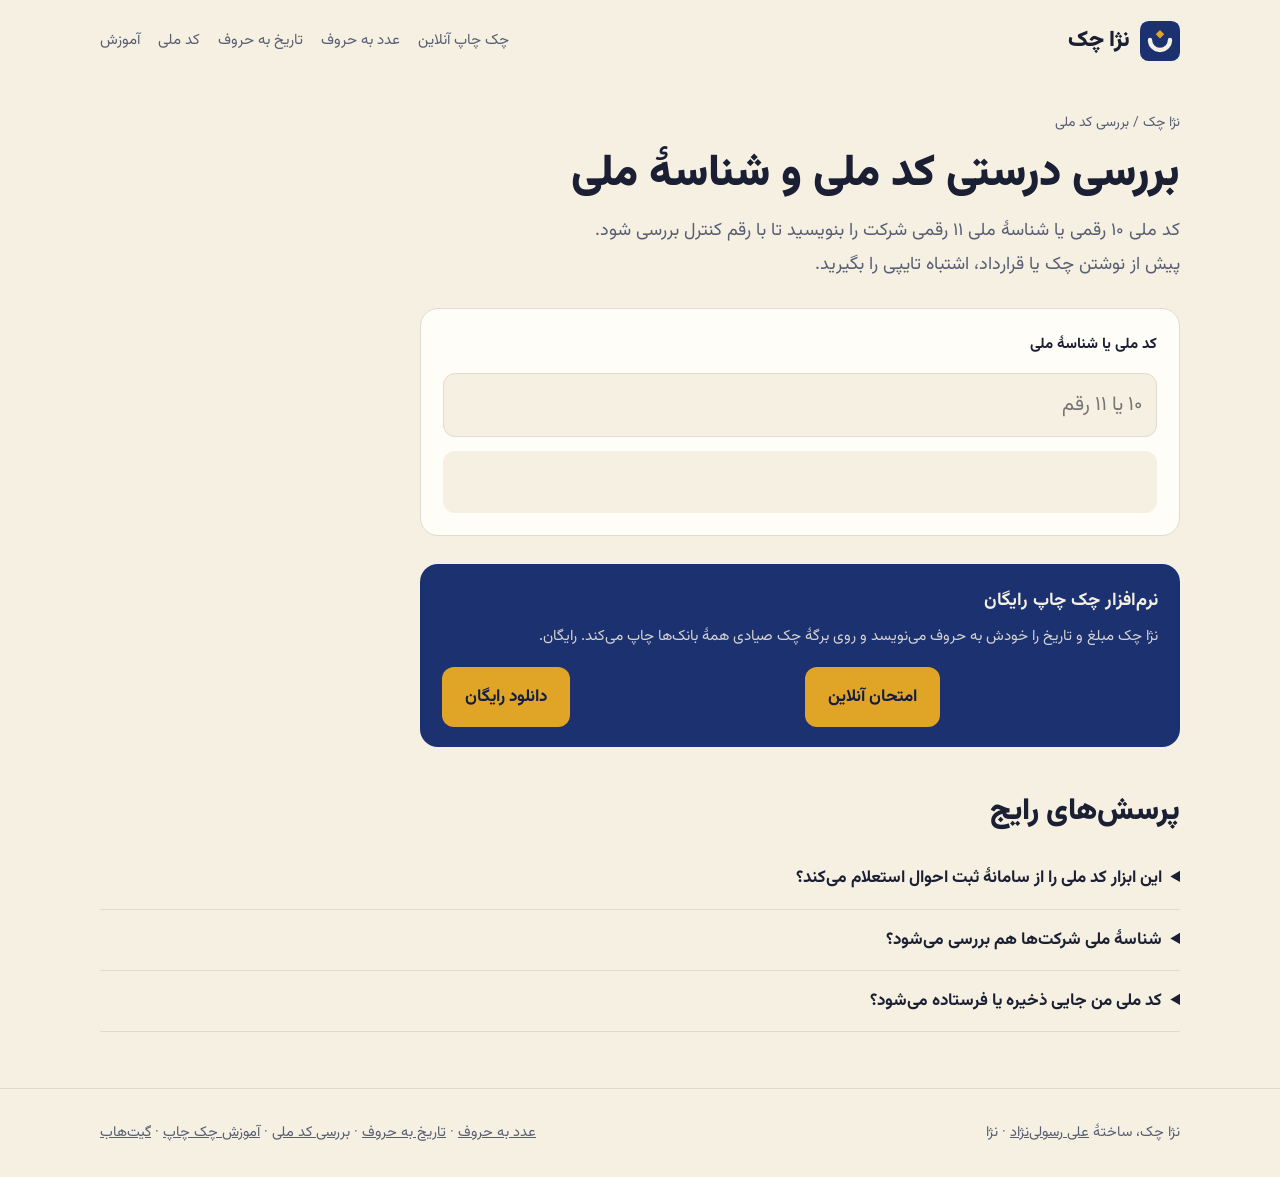
<file: docs/kod-melli/index.html>
<!doctype html>
<html lang="fa" dir="rtl">
<head>
<meta charset="utf-8">
<meta name="viewport" content="width=device-width, initial-scale=1">
<title>بررسی صحت کد ملی و شناسه ملی (آنلاین و رایگان)</title>
<meta name="description" content="بررسی آنلاین درستی کد ملی ۱۰ رقمی و شناسهٔ ملی ۱۱ رقمی اشخاص حقوقی با رقم کنترل؛ رایگان و بدون فرستادن اطلاعات.">
<link rel="canonical" href="https://arasouli82-dev.github.io/NejaCheque/kod-melli/">
<link rel="icon" type="image/svg+xml" href="../favicon.svg">
<meta name="theme-color" content="#1B3170">
<meta property="og:type" content="website">
<meta property="og:locale" content="fa_IR">
<meta property="og:site_name" content="نژا چک">
<meta property="og:title" content="بررسی صحت کد ملی و شناسه ملی (آنلاین و رایگان)">
<meta property="og:description" content="بررسی آنلاین درستی کد ملی ۱۰ رقمی و شناسهٔ ملی ۱۱ رقمی اشخاص حقوقی با رقم کنترل؛ رایگان و بدون فرستادن اطلاعات.">
<meta property="og:url" content="https://arasouli82-dev.github.io/NejaCheque/kod-melli/">
<meta property="og:image" content="https://arasouli82-dev.github.io/NejaCheque/og.jpg">
<meta name="twitter:card" content="summary_large_image">
<link rel="preconnect" href="https://fonts.googleapis.com">
<link rel="preconnect" href="https://fonts.gstatic.com" crossorigin>
<link rel="stylesheet" href="https://fonts.googleapis.com/css2?family=Vazirmatn:wght@400;700;900&display=swap">
<link rel="stylesheet" href="../assets/site.css">
<script type="application/ld+json">{"@context": "https://schema.org", "@type": "BreadcrumbList", "itemListElement": [{"@type": "ListItem", "position": 1, "name": "نژا چک", "item": "https://arasouli82-dev.github.io/NejaCheque/"}, {"@type": "ListItem", "position": 2, "name": "بررسی کد ملی", "item": "https://arasouli82-dev.github.io/NejaCheque/kod-melli/"}]}</script>
<script type="application/ld+json">{"@context": "https://schema.org", "@type": "FAQPage", "mainEntity": [{"@type": "Question", "name": "این ابزار کد ملی را از سامانهٔ ثبت احوال استعلام می‌کند؟", "acceptedAnswer": {"@type": "Answer", "text": "نه. فقط درستی ساختار کد را با رقم کنترل بررسی می‌کند؛ یعنی اشتباه تایپی را پیدا می‌کند، نه این‌که کد متعلق به چه کسی است."}}, {"@type": "Question", "name": "شناسهٔ ملی شرکت‌ها هم بررسی می‌شود؟", "acceptedAnswer": {"@type": "Answer", "text": "بله. شناسهٔ ملی ۱۱ رقمی اشخاص حقوقی هم با الگوریتم رقم کنترل خودش بررسی می‌شود."}}, {"@type": "Question", "name": "کد ملی من جایی ذخیره یا فرستاده می‌شود؟", "acceptedAnswer": {"@type": "Answer", "text": "نه. بررسی کاملاً در مرورگر خود شما انجام می‌شود."}}]}</script>
<script type="application/ld+json">{"@context": "https://schema.org", "@type": "WebApplication", "name": "بررسی صحت کد ملی", "url": "https://arasouli82-dev.github.io/NejaCheque/kod-melli/", "applicationCategory": "UtilitiesApplication", "operatingSystem": "All", "inLanguage": "fa", "offers": {"@type": "Offer", "price": "0", "priceCurrency": "IRR"}, "description": "بررسی آنلاین درستی کد ملی ۱۰ رقمی و شناسهٔ ملی ۱۱ رقمی اشخاص حقوقی با رقم کنترل؛ رایگان و بدون فرستادن اطلاعات.", "author": {"@type": "Person", "name": "علی رسولی‌نژاد", "alternateName": "Ali Rasoulinejad", "sameAs": ["https://www.linkedin.com/in/ali-rasoulinejad-bb400b243", "https://github.com/arasouli82-dev"]}}</script>
</head>
<body>
<header class="wrap top">
  <a class="brand" href="../"><img src="../favicon.svg" alt="">نژا چک</a>
  <nav><a href="../demo/">چک چاپ آنلاین</a><a href="../adad-be-horouf/">عدد به حروف</a><a href="../tarikh-be-horouf/">تاریخ به حروف</a><a href="../kod-melli/">کد ملی</a><a href="../chap-check-sayadi/">آموزش</a></nav>
</header>
<main class="wrap page">
  <div class="crumbs"><a href="../">نژا چک</a> / بررسی کد ملی</div>
  <h1>بررسی درستی کد ملی و شناسهٔ ملی</h1>
  <p class="lead">کد ملی ۱۰ رقمی یا شناسهٔ ملی ۱۱ رقمی شرکت را بنویسید تا با رقم کنترل بررسی شود. پیش از نوشتن چک یا قرارداد، اشتباه تایپی را بگیرید.</p>
  <div class="tool">
    <label for="c">کد ملی یا شناسهٔ ملی</label>
    <input id="c" inputmode="numeric" maxlength="11" autocomplete="off" placeholder="۱۰ یا ۱۱ رقم">
    <div class="out" id="r" aria-live="polite"></div>
  </div>
  <div class="promo">
    <div><b>نرم‌افزار چک چاپ رایگان</b><p>نژا چک مبلغ و تاریخ را خودش به حروف می‌نویسد و روی برگهٔ چک صیادی همهٔ بانک‌ها چاپ می‌کند. رایگان.</p></div>
    <a class="btn" href="../demo/">امتحان آنلاین</a>
    <a class="btn" href="https://github.com/arasouli82-dev/NejaCheque/releases/latest">دانلود رایگان</a>
  </div>
  <section style="border:0;padding-block:36px 0"><h2>پرسش‌های رایج</h2><details><summary>این ابزار کد ملی را از سامانهٔ ثبت احوال استعلام می‌کند؟</summary><p>نه. فقط درستی ساختار کد را با رقم کنترل بررسی می‌کند؛ یعنی اشتباه تایپی را پیدا می‌کند، نه این‌که کد متعلق به چه کسی است.</p></details><details><summary>شناسهٔ ملی شرکت‌ها هم بررسی می‌شود؟</summary><p>بله. شناسهٔ ملی ۱۱ رقمی اشخاص حقوقی هم با الگوریتم رقم کنترل خودش بررسی می‌شود.</p></details><details><summary>کد ملی من جایی ذخیره یا فرستاده می‌شود؟</summary><p>نه. بررسی کاملاً در مرورگر خود شما انجام می‌شود.</p></details></section>
</main>
<footer>
  <div class="wrap">
    <span>نژا چک، ساختهٔ <a href="https://www.linkedin.com/in/ali-rasoulinejad-bb400b243">علی رسولی‌نژاد</a> · نژا</span>
    <span><a href="../adad-be-horouf/">عدد به حروف</a> · <a href="../tarikh-be-horouf/">تاریخ به حروف</a> · <a href="../kod-melli/">بررسی کد ملی</a> · <a href="../chap-check-sayadi/">آموزش چک چاپ</a> · <a href="https://github.com/arasouli82-dev/NejaCheque">گیت‌هاب</a></span>
  </div>
</footer>
<script src="../assets/core.js"></script>
<script>
const $ = s => document.querySelector(s);
function copyBtn(btn, get) {
  btn.addEventListener("click", () => {
    const t = get(); if (!t) return;
    const done = () => { const old = btn.textContent; btn.textContent = "کپی شد"; setTimeout(() => btn.textContent = old, 1200); };
    (navigator.clipboard ? navigator.clipboard.writeText(t) : Promise.reject()).then(done, () => {
      const r = document.createRange(); r.selectNodeContents(btn.previousElementSibling); getSelection().removeAllRanges(); getSelection().addRange(r); });
  });
}

const c = $("#c");
function run() {
  const v = digitsOnly(c.value).slice(0, 11), r = checkId(v), out = $("#r");
  out.className = "out" + (r ? (r.ok ? " ok" : " bad") : "");
  out.textContent = r ? r.msg : "";
}
c.addEventListener("input", run);
</script>
</body>
</html>
</file>
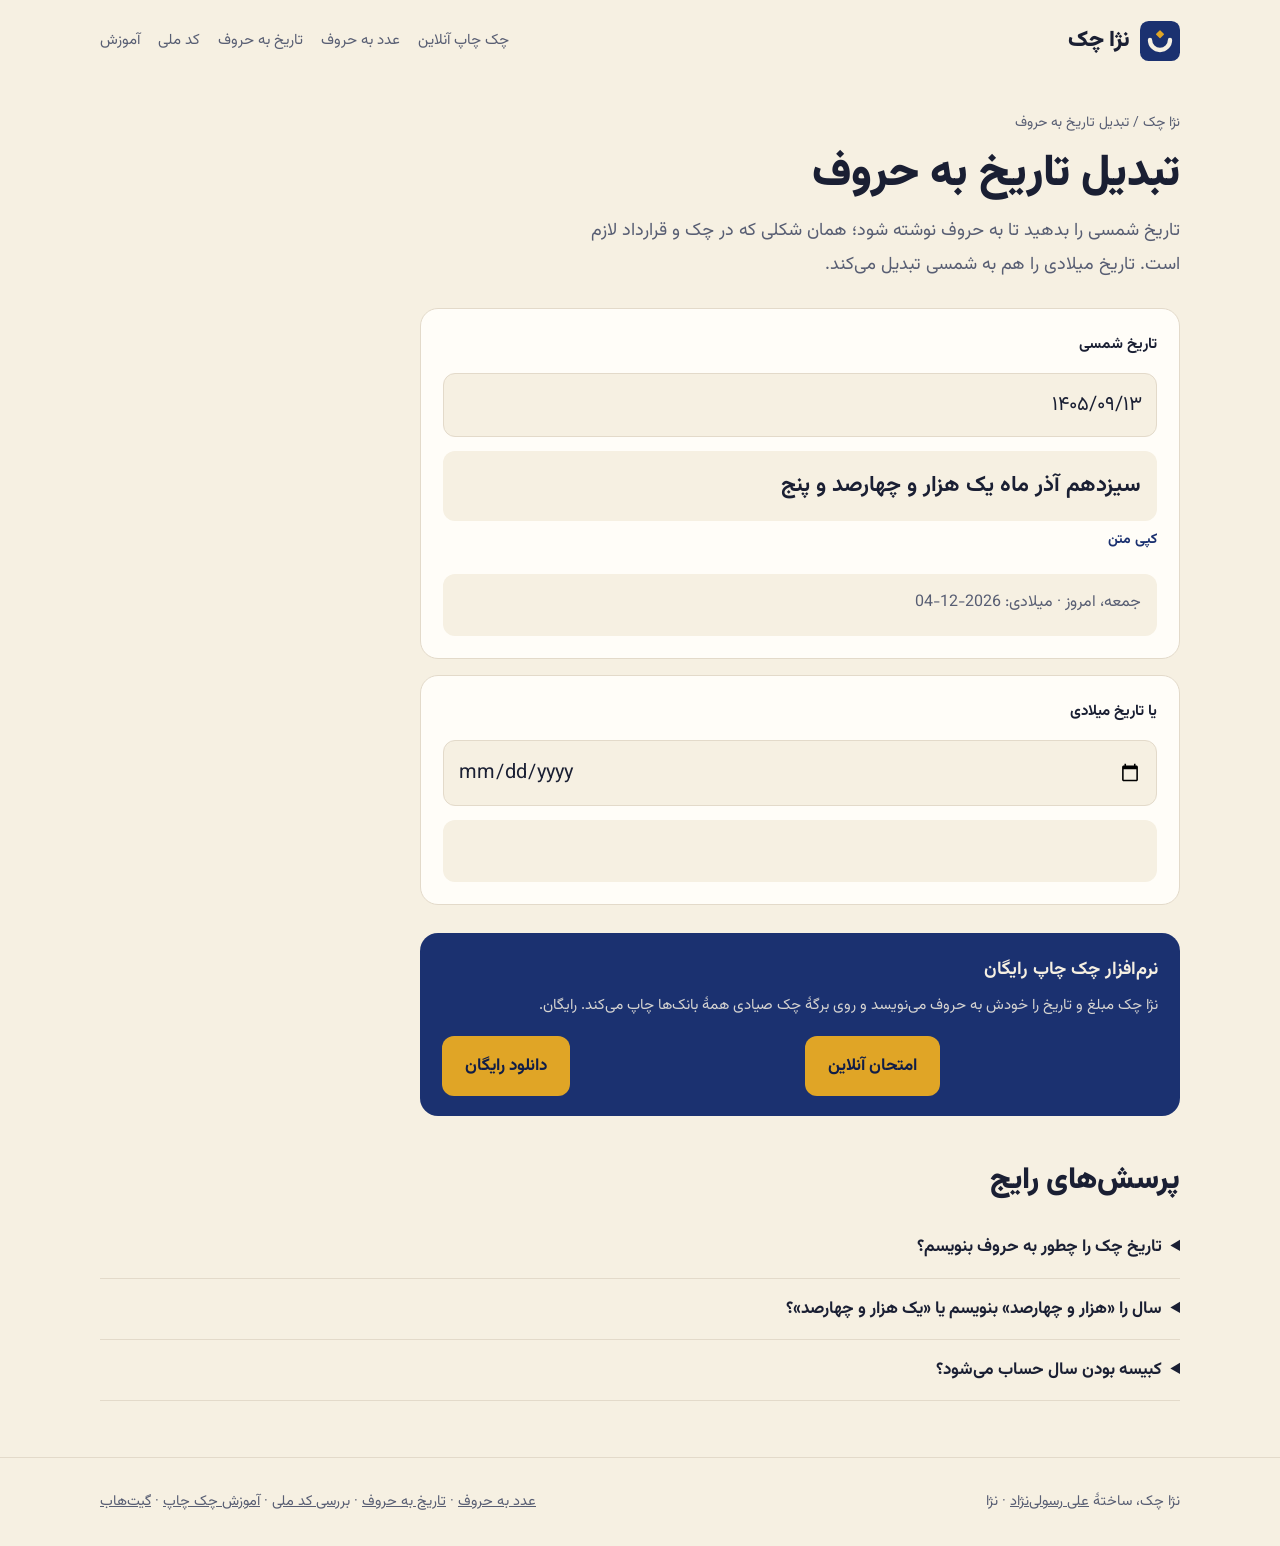
<file: docs/tarikh-be-horouf/index.html>
<!doctype html>
<html lang="fa" dir="rtl">
<head>
<meta charset="utf-8">
<meta name="viewport" content="width=device-width, initial-scale=1">
<title>تبدیل تاریخ به حروف | تاریخ شمسی به حروف برای چک و تبدیل میلادی به شمسی</title>
<meta name="description" content="تبدیل آنلاین تاریخ شمسی به حروف (مثل «نوزدهم آبان ماه یک هزار و چهارصد و پنج») برای چک و اسناد، و تبدیل تاریخ میلادی به شمسی.">
<link rel="canonical" href="https://arasouli82-dev.github.io/NejaCheque/tarikh-be-horouf/">
<link rel="icon" type="image/svg+xml" href="../favicon.svg">
<meta name="theme-color" content="#1B3170">
<meta property="og:type" content="website">
<meta property="og:locale" content="fa_IR">
<meta property="og:site_name" content="نژا چک">
<meta property="og:title" content="تبدیل تاریخ به حروف | تاریخ شمسی به حروف برای چک و تبدیل میلادی به شمسی">
<meta property="og:description" content="تبدیل آنلاین تاریخ شمسی به حروف (مثل «نوزدهم آبان ماه یک هزار و چهارصد و پنج») برای چک و اسناد، و تبدیل تاریخ میلادی به شمسی.">
<meta property="og:url" content="https://arasouli82-dev.github.io/NejaCheque/tarikh-be-horouf/">
<meta property="og:image" content="https://arasouli82-dev.github.io/NejaCheque/og.jpg">
<meta name="twitter:card" content="summary_large_image">
<link rel="preconnect" href="https://fonts.googleapis.com">
<link rel="preconnect" href="https://fonts.gstatic.com" crossorigin>
<link rel="stylesheet" href="https://fonts.googleapis.com/css2?family=Vazirmatn:wght@400;700;900&display=swap">
<link rel="stylesheet" href="../assets/site.css">
<script type="application/ld+json">{"@context": "https://schema.org", "@type": "BreadcrumbList", "itemListElement": [{"@type": "ListItem", "position": 1, "name": "نژا چک", "item": "https://arasouli82-dev.github.io/NejaCheque/"}, {"@type": "ListItem", "position": 2, "name": "تبدیل تاریخ به حروف", "item": "https://arasouli82-dev.github.io/NejaCheque/tarikh-be-horouf/"}]}</script>
<script type="application/ld+json">{"@context": "https://schema.org", "@type": "FAQPage", "mainEntity": [{"@type": "Question", "name": "تاریخ چک را چطور به حروف بنویسم؟", "acceptedAnswer": {"@type": "Answer", "text": "روز را با عدد ترتیبی (مثل «نوزدهم»)، بعد نام ماه و واژهٔ «ماه» و سپس سال را کامل به حروف بنویسید: «نوزدهم آبان ماه یک هزار و چهارصد و پنج»."}}, {"@type": "Question", "name": "سال را «هزار و چهارصد» بنویسم یا «یک هزار و چهارصد»؟", "acceptedAnswer": {"@type": "Answer", "text": "در چک و اسناد رسمی «یک هزار و چهارصد و …» رایج‌تر و مطمئن‌تر است."}}, {"@type": "Question", "name": "کبیسه بودن سال حساب می‌شود؟", "acceptedAnswer": {"@type": "Answer", "text": "بله. تبدیل با الگوریتم دقیق تقویم جلالی انجام می‌شود و سال‌های کبیسه را درست حساب می‌کند."}}]}</script>
<script type="application/ld+json">{"@context": "https://schema.org", "@type": "WebApplication", "name": "تبدیل تاریخ به حروف", "url": "https://arasouli82-dev.github.io/NejaCheque/tarikh-be-horouf/", "applicationCategory": "UtilitiesApplication", "operatingSystem": "All", "inLanguage": "fa", "offers": {"@type": "Offer", "price": "0", "priceCurrency": "IRR"}, "description": "تبدیل آنلاین تاریخ شمسی به حروف (مثل «نوزدهم آبان ماه یک هزار و چهارصد و پنج») برای چک و اسناد، و تبدیل تاریخ میلادی به شمسی.", "author": {"@type": "Person", "name": "علی رسولی‌نژاد", "alternateName": "Ali Rasoulinejad", "sameAs": ["https://www.linkedin.com/in/ali-rasoulinejad-bb400b243", "https://github.com/arasouli82-dev"]}}</script>
</head>
<body>
<header class="wrap top">
  <a class="brand" href="../"><img src="../favicon.svg" alt="">نژا چک</a>
  <nav><a href="../demo/">چک چاپ آنلاین</a><a href="../adad-be-horouf/">عدد به حروف</a><a href="../tarikh-be-horouf/">تاریخ به حروف</a><a href="../kod-melli/">کد ملی</a><a href="../chap-check-sayadi/">آموزش</a></nav>
</header>
<main class="wrap page">
  <div class="crumbs"><a href="../">نژا چک</a> / تبدیل تاریخ به حروف</div>
  <h1>تبدیل تاریخ به حروف</h1>
  <p class="lead">تاریخ شمسی را بدهید تا به حروف نوشته شود؛ همان شکلی که در چک و قرارداد لازم است. تاریخ میلادی را هم به شمسی تبدیل می‌کند.</p>
  <div class="tool">
    <label for="j">تاریخ شمسی</label>
    <input id="j" inputmode="numeric" autocomplete="off" placeholder="۱۴۰۵/۰۸/۱۹">
    <div><div class="out" id="w" aria-live="polite"></div><button class="copy" id="cw" type="button">کپی متن</button></div>
    <div class="out small" id="x"></div>
  </div>
  <div class="tool" style="margin-top:16px">
    <label for="g">یا تاریخ میلادی</label>
    <input id="g" type="date">
    <div class="out small" id="gx"></div>
  </div>
  <div class="promo">
    <div><b>نرم‌افزار چک چاپ رایگان</b><p>نژا چک مبلغ و تاریخ را خودش به حروف می‌نویسد و روی برگهٔ چک صیادی همهٔ بانک‌ها چاپ می‌کند. رایگان.</p></div>
    <a class="btn" href="../demo/">امتحان آنلاین</a>
    <a class="btn" href="https://github.com/arasouli82-dev/NejaCheque/releases/latest">دانلود رایگان</a>
  </div>
  <section style="border:0;padding-block:36px 0"><h2>پرسش‌های رایج</h2><details><summary>تاریخ چک را چطور به حروف بنویسم؟</summary><p>روز را با عدد ترتیبی (مثل «نوزدهم»)، بعد نام ماه و واژهٔ «ماه» و سپس سال را کامل به حروف بنویسید: «نوزدهم آبان ماه یک هزار و چهارصد و پنج».</p></details><details><summary>سال را «هزار و چهارصد» بنویسم یا «یک هزار و چهارصد»؟</summary><p>در چک و اسناد رسمی «یک هزار و چهارصد و …» رایج‌تر و مطمئن‌تر است.</p></details><details><summary>کبیسه بودن سال حساب می‌شود؟</summary><p>بله. تبدیل با الگوریتم دقیق تقویم جلالی انجام می‌شود و سال‌های کبیسه را درست حساب می‌کند.</p></details></section>
</main>
<footer>
  <div class="wrap">
    <span>نژا چک، ساختهٔ <a href="https://www.linkedin.com/in/ali-rasoulinejad-bb400b243">علی رسولی‌نژاد</a> · نژا</span>
    <span><a href="../adad-be-horouf/">عدد به حروف</a> · <a href="../tarikh-be-horouf/">تاریخ به حروف</a> · <a href="../kod-melli/">بررسی کد ملی</a> · <a href="../chap-check-sayadi/">آموزش چک چاپ</a> · <a href="https://github.com/arasouli82-dev/NejaCheque">گیت‌هاب</a></span>
  </div>
</footer>
<script src="../assets/core.js"></script>
<script>
const $ = s => document.querySelector(s);
function copyBtn(btn, get) {
  btn.addEventListener("click", () => {
    const t = get(); if (!t) return;
    const done = () => { const old = btn.textContent; btn.textContent = "کپی شد"; setTimeout(() => btn.textContent = old, 1200); };
    (navigator.clipboard ? navigator.clipboard.writeText(t) : Promise.reject()).then(done, () => {
      const r = document.createRange(); r.selectNodeContents(btn.previousElementSibling); getSelection().removeAllRanges(); getSelection().addRange(r); });
  });
}

const j = $("#j"), g = $("#g");
j.value = toFa(dateStr(todayJ()));
function run() {
  const d = parseJ(j.value);
  if (!d) { $("#w").textContent = j.value.trim() ? "تاریخ را مثل ۱۴۰۵/۰۸/۱۹ بنویسید" : ""; $("#x").textContent = ""; return; }
  $("#w").textContent = dateWords(d);
  const gd = d2g(jdnOf(d)), diff = jdnOf(d) - jdnOf(todayJ());
  const rel = diff === 0 ? "امروز" : diff > 0 ? toFa(diff) + " روز دیگر" : toFa(-diff) + " روز پیش";
  $("#x").textContent = `${weekday(d)}، ${rel} · میلادی: ${gd.gy}-${pad2(gd.gm)}-${pad2(gd.gd)}`;
}
g.addEventListener("input", () => {
  if (!g.value) return;
  const [y, m, dd] = g.value.split("-").map(Number), d = d2j(g2d(y, m, dd));
  j.value = toFa(dateStr(d)); run();
  $("#gx").textContent = `شمسی: ${toFa(dateStr(d))}، ${weekday(d)}`;
});
j.addEventListener("input", run); run();
copyBtn($("#cw"), () => $("#w").textContent);
</script>
</body>
</html>
</file>
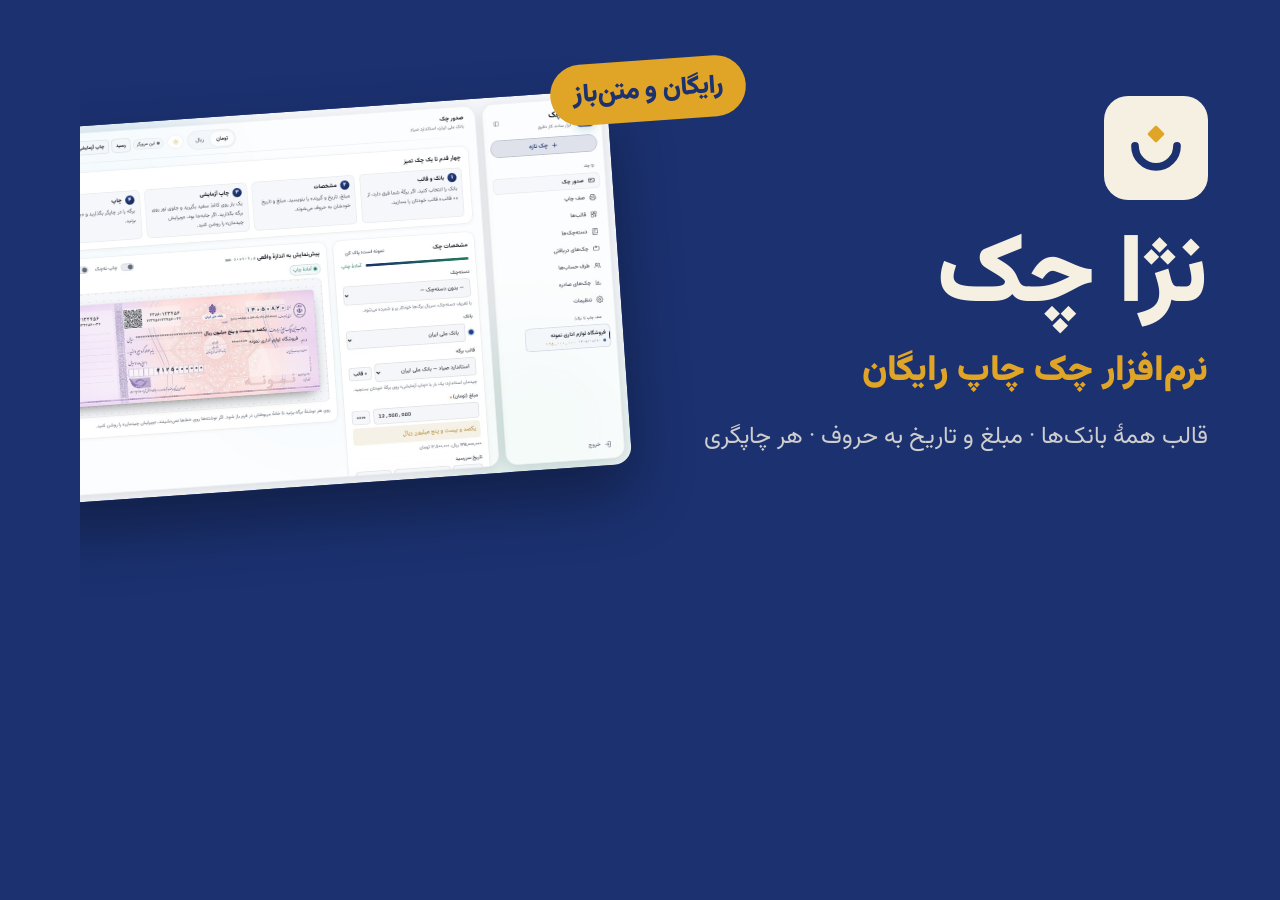
<file: docs/og-src.html>
<!doctype html><html lang="fa" dir="rtl"><meta charset="utf-8">
<!-- Source of og.png (1200x630 link preview). Render: chrome --headless --window-size=1200,630 --screenshot=og.png og-src.html -->
<link rel="stylesheet" href="https://fonts.googleapis.com/css2?family=Vazirmatn:wght@400;900&display=swap">
<style>
  html,body{margin:0;width:1200px;height:630px;overflow:hidden}
  body{background:#1B3170;color:#F6F0E2;font-family:Vazirmatn,Tahoma,sans-serif;position:relative}
  .bowl{position:absolute;width:520px;height:520px;border:90px solid rgba(246,240,226,.06);border-top-color:transparent;border-left-color:transparent;border-radius:50%;transform:rotate(45deg);left:-200px;bottom:-330px}
  .text{position:absolute;right:72px;top:96px;width:560px}
  .logo{width:104px;height:104px;border-radius:24px;background:#F6F0E2;display:grid;place-items:center}
  h1{font-weight:900;font-size:96px;margin:28px 0 0;line-height:1.05}
  h2{font-weight:900;font-size:36px;margin:18px 0 0;color:#E0A526;line-height:1.35}
  p{font-size:24px;margin:22px 0 0;opacity:.82;line-height:1.7}
  .shot{position:absolute;left:-60px;top:110px;width:600px;border-radius:18px;box-shadow:0 30px 60px rgba(0,0,0,.35);transform:rotate(-4deg)}
  .free{position:absolute;left:470px;top:60px;background:#E0A526;color:#1B3170;font-weight:900;font-size:26px;padding:10px 22px;border-radius:999px;transform:rotate(-4deg)}
</style>
<body>
  <img class="shot" src="screenshot.jpg" alt="">
  <div class="free">رایگان و متن‌باز</div>
  <div class="text">
    <div class="logo"><svg viewBox="0 0 120 120" width="84" height="84"><path d="M30 57 A30 30 0 0 0 90 57" fill="none" stroke="#1B3170" stroke-width="11" stroke-linecap="round"/><rect x="51" y="31" width="18" height="18" rx="2" fill="#E0A526" transform="rotate(45 60 40)"/></svg></div>
    <h1>نژا چک</h1>
    <h2>نرم‌افزار چک چاپ رایگان</h2>
    <p>قالب همهٔ بانک‌ها · مبلغ و تاریخ به حروف · هر چاپگری</p>
  </div>
</body></html>
</file>
<file: docs/assets/site.css>
/* Layout: a single right-to-left column; the hero pairs the promise with the real screenshot, then
   features as a plain grid, banks as a long-tail list, FAQ, and the download again. Lapis + saffron. */
:root{
  --lapis:#1B3170; --deep:#101D47; --saffron:#E0A526; --parch:#F6F0E2; --ink:#1A1F33;
  --bg:#F6F0E2; --surface:#FFFDF8; --fg:#1A1F33; --muted:#585E73; --line:#E3DACA; --accent:#1B3170; --on-accent:#F6F0E2;
  --f:"Vazirmatn",Tahoma,sans-serif; color-scheme:light;
}
@media (prefers-color-scheme:dark){:root{--bg:#0E1631;--surface:#152046;--fg:#F2ECDD;--muted:#A7AEC6;--line:#25325F;--accent:#E0A526;--on-accent:#101D47;color-scheme:dark}}
*{box-sizing:border-box}
body{margin:0;background:var(--bg);color:var(--fg);font:17px/1.9 var(--f)}
a{color:inherit}
.wrap{max-width:1120px;margin:0 auto;padding-inline:20px}
header.top{display:flex;align-items:center;justify-content:space-between;gap:16px;padding-block:20px}
.brand{display:flex;align-items:center;gap:10px;text-decoration:none;font-weight:900;font-size:22px}
.brand img{width:40px;height:40px}
.top nav{display:flex;gap:18px;font-size:15px}
.top nav a{text-decoration:none;color:var(--muted)}
.top nav a:hover{color:var(--fg)}
.hero{display:grid;grid-template-columns:minmax(0,1fr) minmax(0,1.25fr);gap:44px;align-items:center;padding-block:36px 56px}
@media (max-width:900px){.hero{grid-template-columns:1fr}}
.hero h1{font-size:clamp(34px,5vw,54px);line-height:1.25;font-weight:900;margin:0;text-wrap:balance}
.hero h1 em{font-style:normal;color:var(--saffron)}
.hero p{font-size:19px;color:var(--muted);margin:18px 0 0;max-width:42ch}
.cta{display:flex;gap:12px;flex-wrap:wrap;margin-top:28px}
.btn{display:inline-flex;align-items:center;gap:8px;padding:13px 22px;border-radius:12px;font-weight:700;text-decoration:none;border:1.5px solid var(--line)}
.btn.main{background:var(--accent);color:var(--on-accent);border-color:transparent}
.btn:hover{filter:brightness(1.06)}
.note{font-size:13.5px;color:var(--muted);margin-top:12px}
.shot{width:100%;height:auto;border-radius:16px;border:1px solid var(--line);box-shadow:0 24px 60px -24px rgba(16,29,71,.45);display:block}
section{padding-block:48px;border-top:1px solid var(--line)}
section h2{font-size:30px;font-weight:900;margin:0 0 8px}
section > .wrap > p{color:var(--muted);margin:0 0 26px;max-width:62ch}
.features{display:grid;grid-template-columns:repeat(auto-fill,minmax(250px,1fr));gap:22px 28px}
.features h3{font-size:17px;margin:0 0 4px;font-weight:700}
.features p{margin:0;color:var(--muted);font-size:15px;line-height:1.8}
.banks{display:flex;flex-wrap:wrap;gap:8px}
.banks span{border:1px solid var(--line);background:var(--surface);border-radius:999px;padding:4px 14px;font-size:14.5px}
.steps{display:grid;grid-template-columns:repeat(auto-fill,minmax(220px,1fr));gap:18px;counter-reset:s;padding:0;list-style:none;margin:0}
.steps li{counter-increment:s;background:var(--surface);border:1px solid var(--line);border-radius:14px;padding:18px}
.steps li::before{content:counter(s,persian);display:inline-grid;place-items:center;width:30px;height:30px;border-radius:50%;background:var(--accent);color:var(--on-accent);font-weight:900;margin-bottom:8px}
.steps b{display:block}
.steps span{color:var(--muted);font-size:15px}
details{border-bottom:1px solid var(--line);padding-block:14px}
summary{cursor:pointer;font-weight:700}
details p{margin:8px 0 0;color:var(--muted)}
footer{border-top:1px solid var(--line);padding-block:30px;color:var(--muted);font-size:14.5px}
footer .wrap{display:flex;justify-content:space-between;gap:16px;flex-wrap:wrap}
:focus-visible{outline:2px solid var(--saffron);outline-offset:3px}

/* tool pages */
.page{padding-block:28px 56px}
.crumbs{font-size:14px;color:var(--muted);margin-bottom:10px}
.crumbs a{text-decoration:none}
.page h1{font-size:clamp(30px,4.4vw,44px);line-height:1.3;font-weight:900;margin:0 0 10px;text-wrap:balance}
.page .lead{font-size:18px;color:var(--muted);margin:0 0 26px;max-width:60ch}
.tool{background:var(--surface);border:1px solid var(--line);border-radius:18px;padding:22px;display:grid;gap:14px;max-width:760px}
.tool label{font-weight:700;font-size:15px}
.tool input,.tool select{width:100%;font:inherit;font-size:20px;padding:12px 14px;border-radius:12px;border:1.5px solid var(--line);background:var(--bg);color:var(--fg)}
.tool input:focus,.tool select:focus{outline:none;border-color:var(--saffron)}
.tool .row{display:flex;gap:10px;flex-wrap:wrap;align-items:center}
.tool .row > *{flex:1;min-width:140px}
.out{font-size:22px;line-height:1.9;font-weight:700;background:var(--bg);border-radius:12px;padding:14px 16px;min-height:62px;overflow-wrap:anywhere}
.out.small{font-size:16px;font-weight:400;color:var(--muted)}
.out.ok{color:#1E7D5B}.out.bad{color:#B5403A}
.copy{all:unset;cursor:pointer;font-size:14px;font-weight:700;color:var(--accent);padding:6px 0}
.copy:focus-visible{outline:2px solid var(--saffron)}
.promo{margin-top:28px;max-width:760px;border-radius:18px;padding:20px 22px;background:var(--lapis);color:var(--parch);display:flex;gap:16px;align-items:center;flex-wrap:wrap}
.promo b{font-size:18px}
.promo p{margin:4px 0 0;opacity:.85;font-size:15px}
.promo .btn{background:var(--saffron);color:#101D47;border-color:transparent;margin-inline-start:auto}
.article{max-width:760px}
.article h2{font-size:24px;margin:34px 0 8px}
.article p,.article li{color:var(--fg)}
.article img{max-width:100%;height:auto;border-radius:12px;border:1px solid var(--line)}
.toolgrid{display:grid;grid-template-columns:repeat(auto-fill,minmax(230px,1fr));gap:14px}
.toolcard{display:block;text-decoration:none;background:var(--surface);border:1px solid var(--line);border-radius:14px;padding:16px}
.toolcard b{display:block;font-size:17px}
.toolcard span{color:var(--muted);font-size:14.5px}
.toolcard:hover{border-color:var(--saffron)}
</file>
